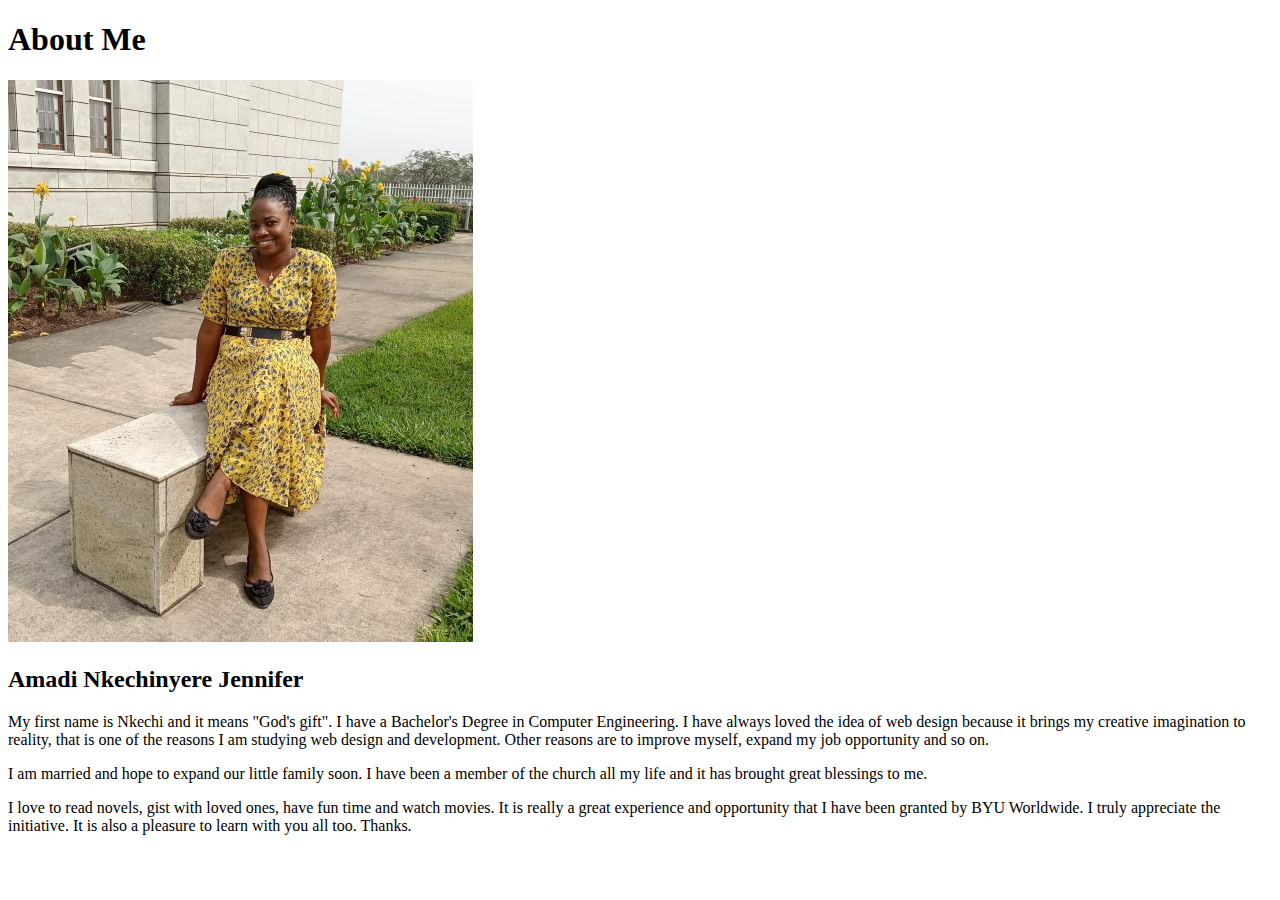
<file: aboutme/index.html>
<!DOCTYPE html>
<html lang="en">

<head>
    <meta charset="UTF-8">
    <meta http-equiv="X-UA-Compatible" content="IE=edge">
    <meta name="viewport" content="width=device-width, initial-scale=1.0">
    <title>All About Me</title>
</head>

<body>
    <h1>About Me</h1>
    <img src="images/Resized.jpg" alt="My image?">
    <h2>Amadi Nkechinyere Jennifer</h2>
    <p>My first name is Nkechi and it means "God's gift". I have a Bachelor's Degree in Computer Engineering.
        I have always loved the idea of web design because it brings my creative imagination to reality, that is one of
        the reasons I am studying web design and development. Other reasons are to improve myself, expand my job
        opportunity and so on.</p>
    <P>I am married and hope to expand our little family soon.
        I have been a member of the church all my life and it has brought great blessings to me.</P>
    <p>I love to read novels, gist with loved ones, have fun time and watch movies. It is really a great experience and
        opportunity that I have been granted by BYU Worldwide. I truly appreciate the initiative. It is also a pleasure
        to learn with you all too. Thanks.</p>
</body>

</html>
</file>
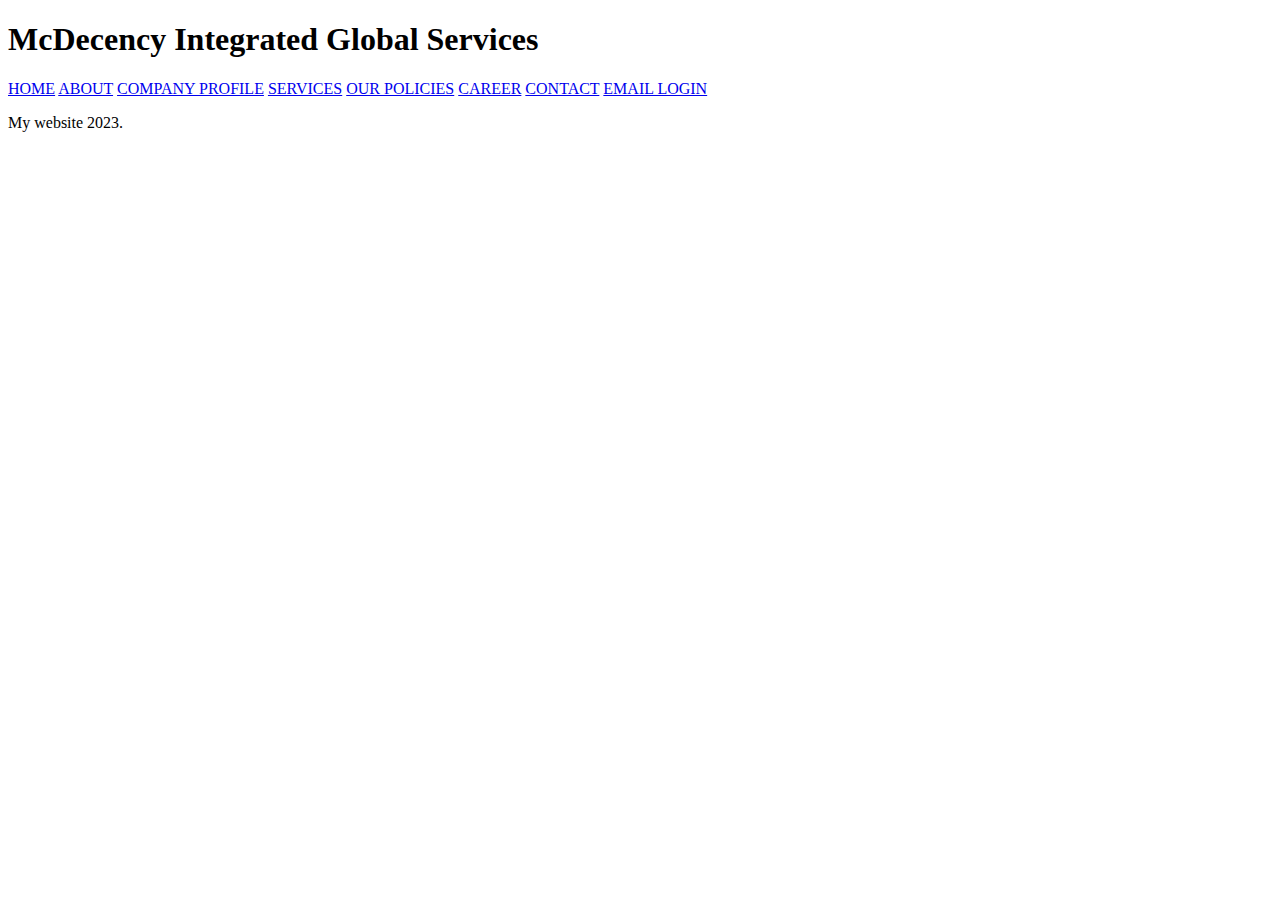
<file: mysite/index.html>
<!DOCTYPE html>
<html lang="en">

<head>
    <meta charset="UTF-8">
    <meta http-equiv="X-UA-Compatible" content="IE=edge">
    <meta name="viewport" content="width=device-width, initial-scale=1.0">
    <title>My Site</title>
</head>

<body>
    <header>
        <h1>McDecency Integrated Global Services</h1>
        <nav>
            <a href="mysite.html">HOME</a>
            <a href="https://www.mcdecencyintegratedglobalservices.com/about">ABOUT</a>
            <a href="https://www.mcdecencyintegratedglobalservices.org">COMPANY PROFILE</a>
            <a href="https://www.mcdecencyintegratedglobalservices.org">SERVICES</a>
            <a href="https://www.mcdecencyintegratedglobalservices.org">OUR POLICIES</a>
            <a href="https://www.mcdecencyintegratedglobalservices.org">CAREER</a>
            <a href="https://www.mcdecencyintegratedglobalservices.org">CONTACT</a>
            <a href="https://www.mcdecencyintegratedglobalservices.org">EMAIL LOGIN</a>
        </nav>
    </header>
    <main></main>
    <footer>
        <p>My website 2023.</p>
    </footer>
</body>

</html>
</file>
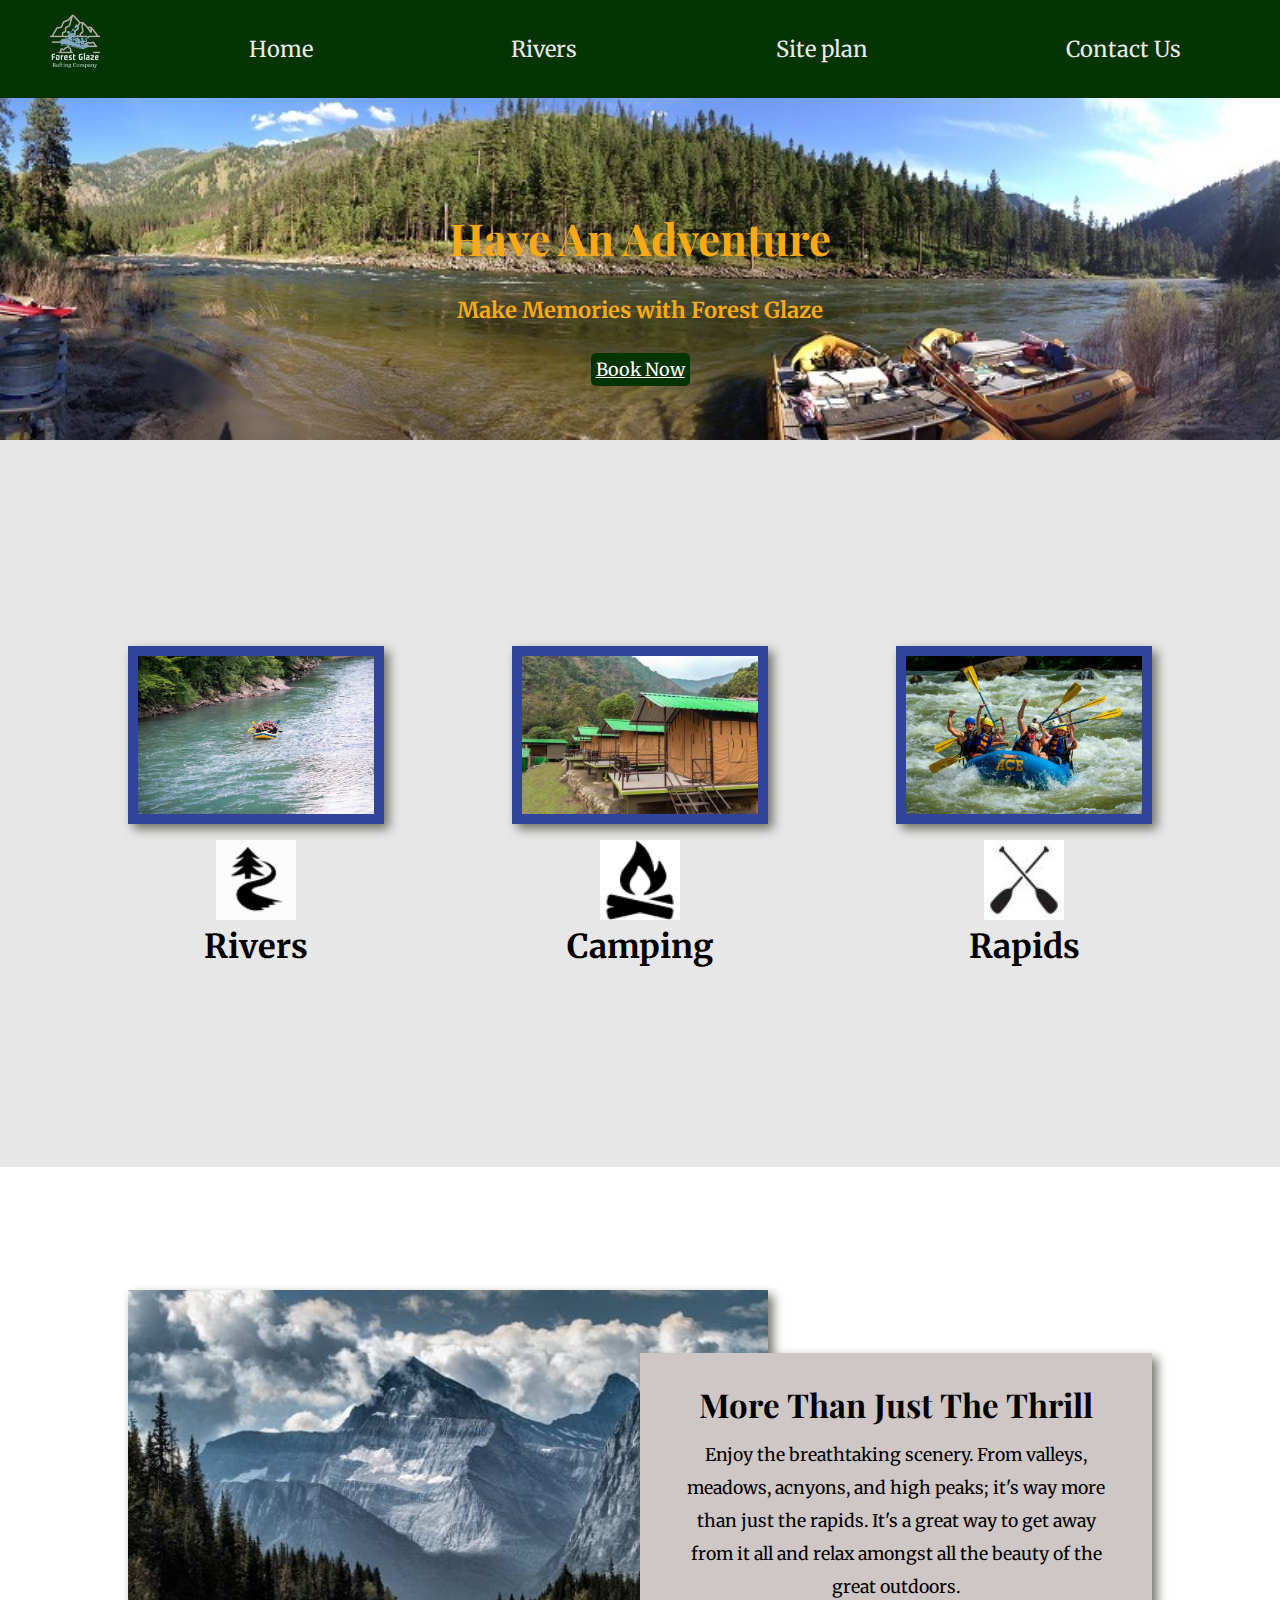
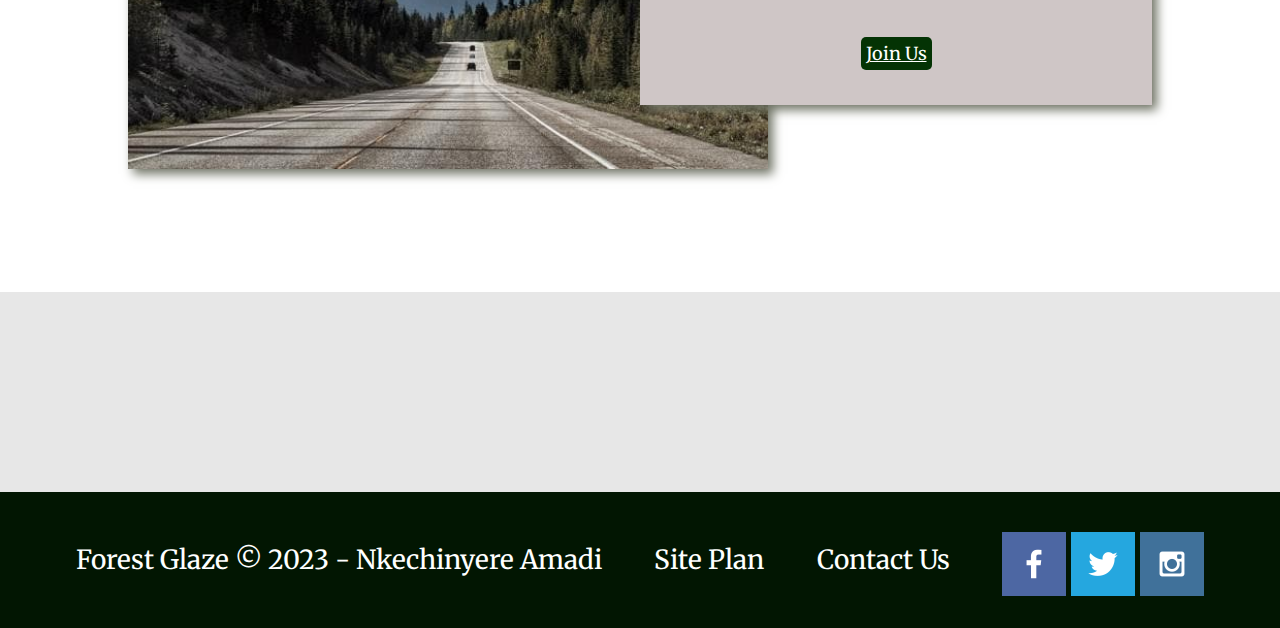
<file: wwr/index.html>
<!DOCTYPE html>
<html lang="en">

<head>
    <meta charset="UTF-8">
    <meta http-equiv="X-UA-Compatible" content="IE=edge">
    <meta name="viewport" content="width=device-width, initial-scale=1.0">
    <link rel="stylesheet" href="styles/style.css">
    <title>Splashing Adventures | Forest Glaze Boating | Home</title>
</head>

<body>
    <div id="content">
        <header>
            <a id="logo_link" href="index.html">
                <img class="logo" src="images/forestglazelogo3.png" alt="Forest Glaze Logo">
            </a>
            <nav>
                <a href="index.html">Home</a>
                <a href="rivers.html">Rivers</a>
                <a href="site-plan-rafting.html">Site plan</a>
                <a href="contactus.html">Contact Us</a>
            </nav>
        </header>
        <div id="hero">
            <div id="hero-box">
                <img id="hero-img" src="images/hero2.jpg" alt="People enjoying white water rafting">
            </div>
            <section id="hero-msg">
                <h1 class="home-title">Have An Adventure</h1>
                <h4>Make Memories with Forest Glaze</h4>
                <div class='button-box'>
                    <a class="book" href="contactus.html">Book Now</a>
                </div>
            </section>
        </div>
        <main class="home-grid">
            <section class="rivers-card">
                <img class="card-img" src="images/raft-river.jpg" alt="river in forest">
                <img class="icon" src="images/river-icon.png" alt="river icon">
                <h2>Rivers</h2>
            </section>
            <section class="camping-card">
                <img class="card-img" src="images/camp.jpg" alt="tent in mountains">
                <img class="icon" src="images/fire-icon.png" alt="fire icon">
                <h2>Camping</h2>
            </section>
            <section class="rapids-card">
                <img class="card-img" src="images/rapid.jpg" alt="rafting boat">
                <img class="icon" src="images/oars-icon.jpg" alt="oars icon">
                <h2>Rapids</h2>
            </section>
            <div id="background"></div>
            <img class="mountains" src="images/mountains.jpg" alt="Misty mountains">
            <section class="msg">
                <h2>More Than Just The Thrill</h2>
                <p>Enjoy the breathtaking scenery. From valleys, meadows, acnyons, and high peaks; it's way more than
                    just
                    the rapids. It's a great way to get away from it all and relax amongst all the beauty of the great
                    outdoors.</p>
                <a class="join" href="rivers.html">Join Us</a>
            </section>
        </main>
        <footer>
            <p>Forest Glaze &copy; 2023 - Nkechinyere Amadi</p>
            <p><a href="site-plan-rafting.html">Site Plan</a></p>
            <p><a href="contactus.html">Contact Us</a></p>
            <div class="social">
                <a href="https://facebook.com" target="_blank">
                    <img src="images/facebook1.png" alt="fb icon">
                </a>
                <a href="https://twitter.com" target="_blank">
                    <img src="images/twitter1.png" alt="twitter icon">
                </a>
                <a href="https://instagram.com" target="_blank">
                    <img src="images/instagram1.png" alt="instagram icon">
                </a>
            </div>
        </footer>
    </div>
</body>

</html>
</file>
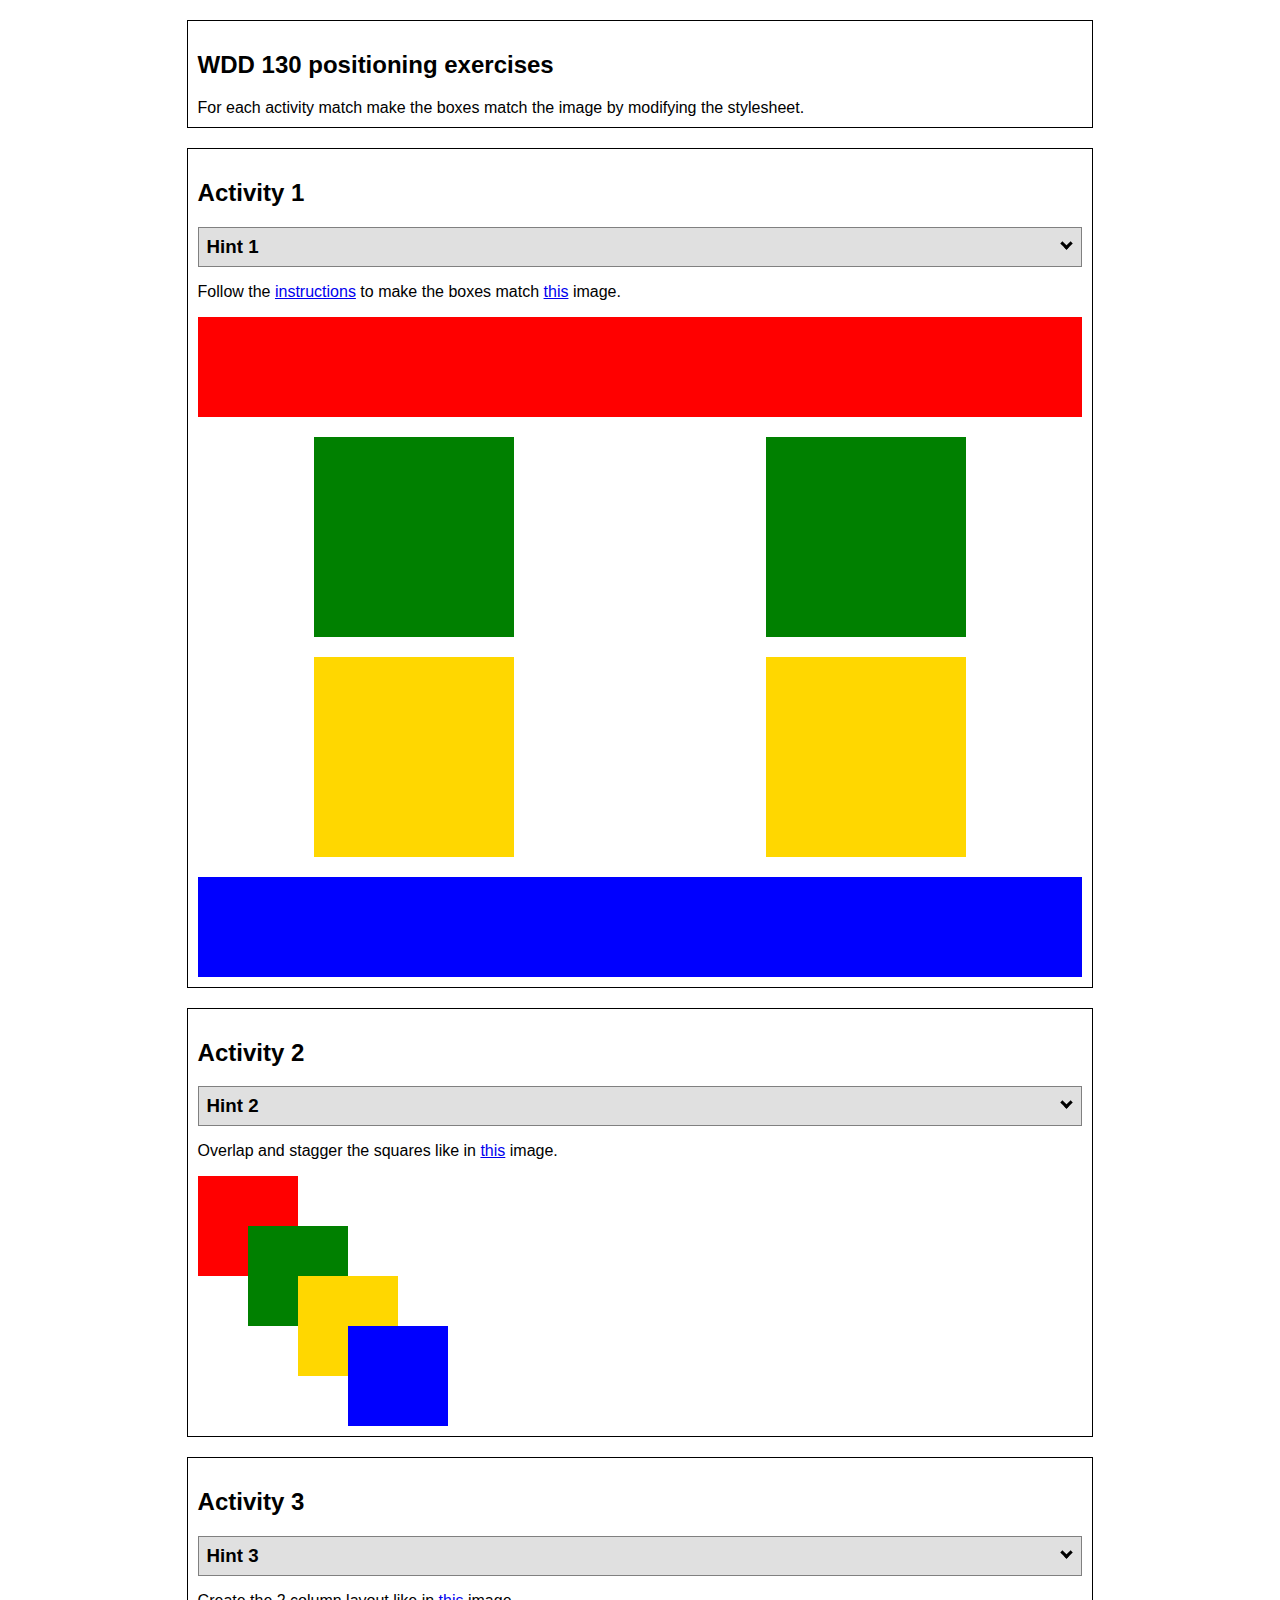
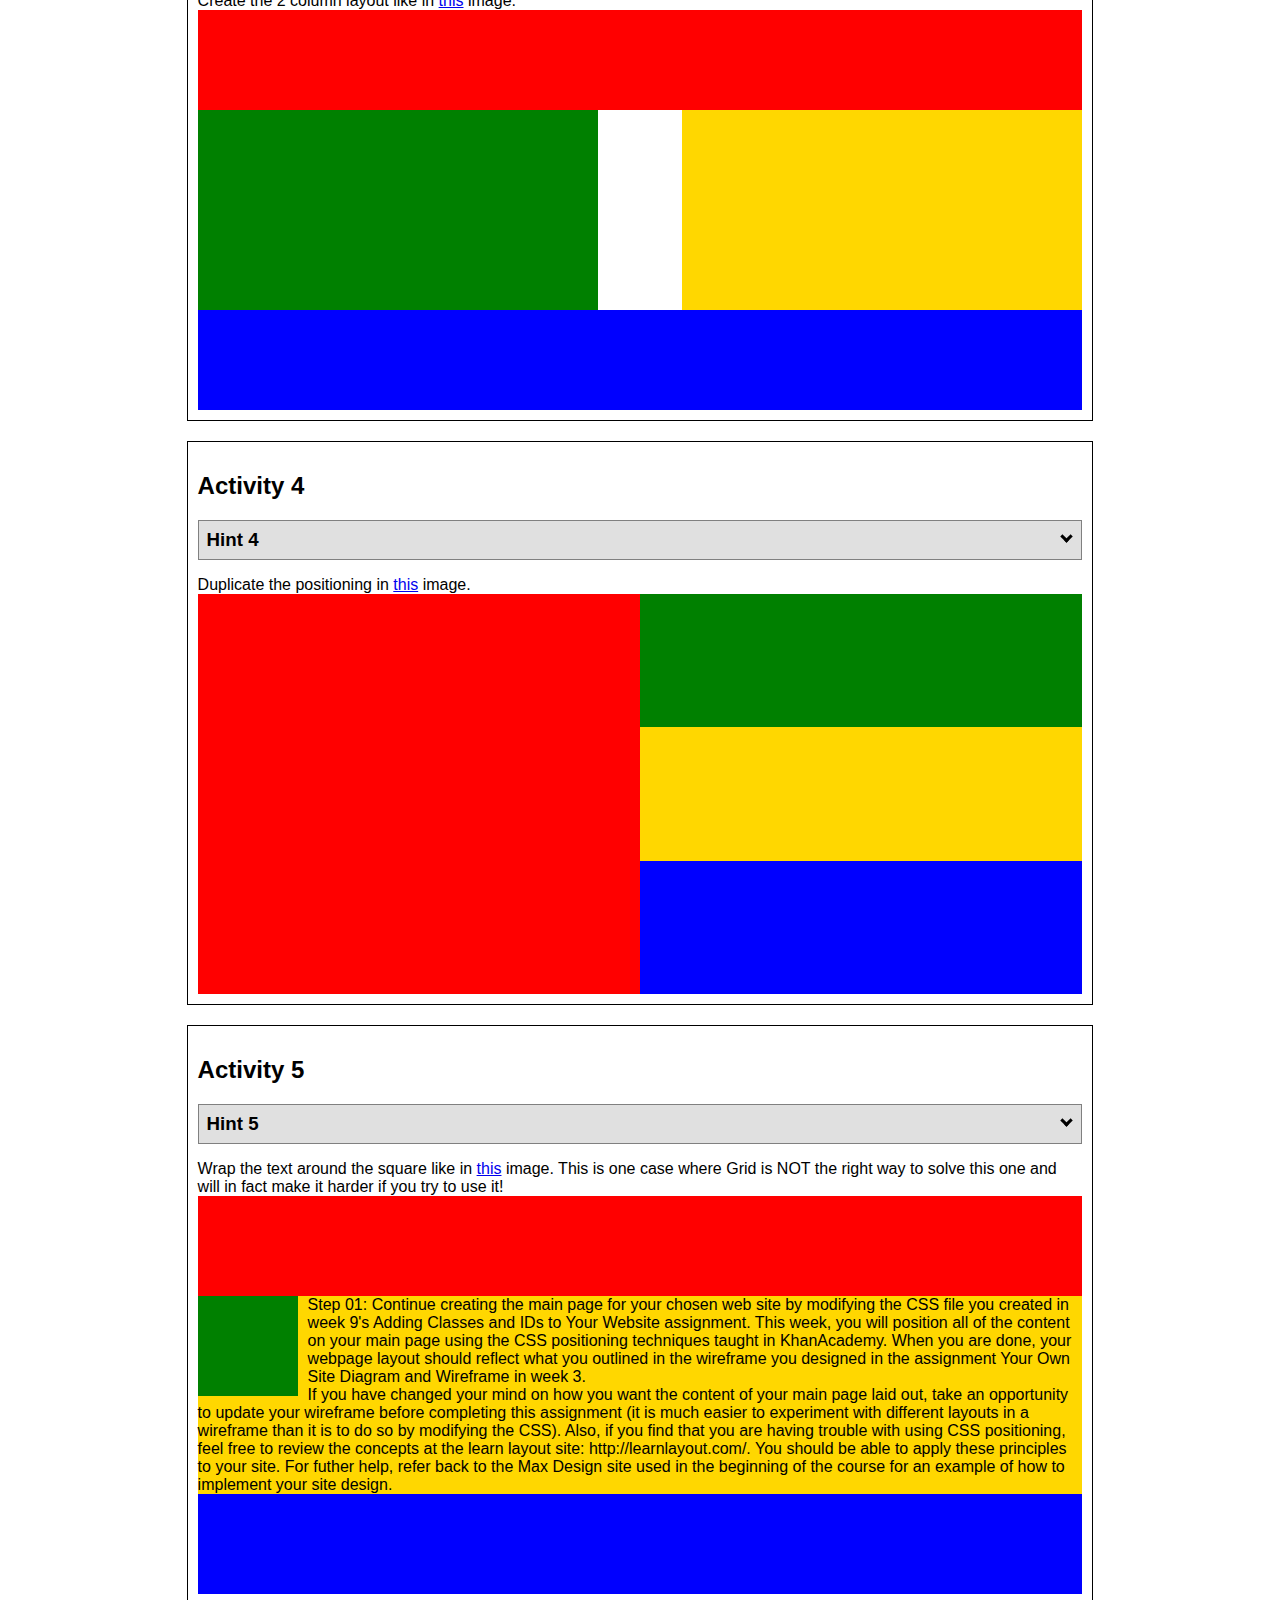
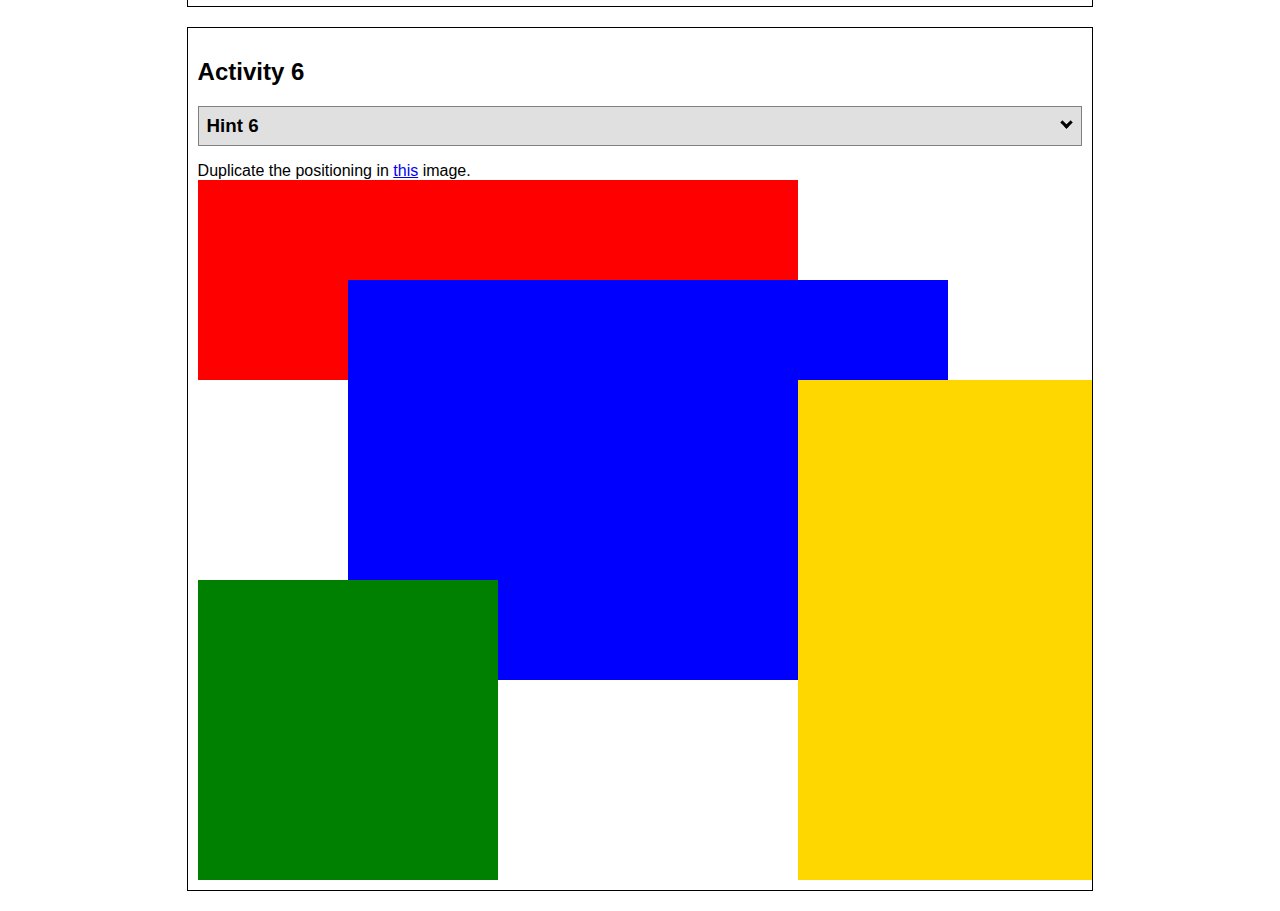
<file: positioning.html>
<!DOCTYPE html>
<html lang="en">
  <head>
    <!-- HTML - Name: positioning.html -->
    <title>Positioning Activity</title>
    <link rel="stylesheet" type="text/css" href="positionstyles.css" />
  </head>
  <body>
    <div class="activity">
      <h2>WDD 130 positioning exercises</h2>
      For each activity match make the boxes match the image by modifying the stylesheet.</div>
    <div class="activity">
      <h2>Activity 1</h2>
      <section class="hint"><input type="checkbox" ><i></i> <h3>Hint 1</h3><div><p>Check out the <a href="https://byui-wdd.github.io/wdd130/activities/w06-css-positioning.html" target="_blank">activity instructions</a> in Ilearn!</p></div></section>
      <p>Follow the <a href="https://byui-wdd.github.io/wdd130/activities/w06-css-positioning.html" target="_blank">instructions</a> to make the boxes match  <a href="https://byui-wdd.github.io/wdd130/images/example1.png" target="_blank">this</a> image.</p>
      <div class="content1" >
        <div class="red1" ></div>
        <div class="green1" ></div>
        <div class="green1" ></div>
        <div class="yellow1"></div>
        <div class="yellow1"></div>
        <div class="blue1"></div>
      </div>
    </div>
    <div class="activity">
      <h2>Activity 2</h2>
      <section class="hint"><input type="checkbox" > <h3>Hint 2</h3><i></i><div>
      <ul>
      <li>grid-template-columns: 50px 50px 50px 50px 50px </li></ul></div></section>
      <p>Overlap and stagger the squares like in <a href="https://byui-wdd.github.io/wdd130/images/example2.png" target="_blank">this</a> image.</p>
      <div class="content2" >
        <div class="red2" ></div>
        <div class="green2" ></div>
        <div class="yellow2"></div>
        <div class="blue2"></div>
      </div>
    </div>
    <div class="activity">
      <h2>Activity 3</h2>
      <section class="hint"><input type="checkbox" > <h3>Hint 3</h3><i></i><div><p>This one is going to be best solved with CSS Grid. Remember to make the boxes the right width first...then start moving them around. </p><h4>Properties used:</h4><ul><li>display:grid;</li><li>grid-template-columns:</li><li>grid-column-gap:</li>
        <li>grid-column:</li>  </ul></div></section>
      Create the 2 column layout like in <a href="https://byui-wdd.github.io/wdd130/images/example3.png" target="_blank">this</a>  image.
      <div class="content3" >
        <div class="red3" ></div>
        <div class="green3" ></div>
        <div class="yellow3"></div>
        <div class="blue3"></div>
      </div>
    </div>
    <div class="activity">
      <h2>Activity 4</h2>
      <section class="hint"><input type="checkbox" > <h3>Hint 4</h3><i></i><div><p>For the others we have been primarily concerned with width. For this one you will need to adjust height as well. </p><h4>Properties used:</h4><ul><li>display:grid;</li><li>grid-template-columns:</li><li>grid-row:</li></ul></div></section>
      Duplicate the positioning in <a href="https://byui-wdd.github.io/wdd130/images/example4.png" target="_blank">this</a> image. 
      <div class="content4" >
        <div class="red4" ></div>
        <div class="green4" ></div>
        <div class="yellow4"></div>
        <div class="blue4"></div>
      </div>
    </div>

    <div class="activity">
      <h2>Activity 5</h2>
      <section class="hint"><input type="checkbox" > <h3>Hint 5</h3><i></i><div><p>Grid is <strong>not</strong> the right way to do this.  In fact there is only one way to really do that...and that is with float. Remember that we float the thing we want the text to wrap around.  Also remember to start by making all the shapes the right size and shape.</p><h4>Properties used:</h4><ul><li>float: left;</li></ul></div></section>
      Wrap the text around the square like in <a href="https://byui-wdd.github.io/wdd130/images/example5.png" target="_blank">this</a> image. This is one case where Grid is NOT the right way to solve this one and will in fact make it harder if you try to use it!
      <div class="content5" >
        <div class="red5" ></div>
        <div class="green5" ></div>
        <div class="yellow5">Step 01: Continue creating the main page for your chosen web site by modifying the CSS file you created in week 9's Adding Classes and IDs to Your Website assignment. This week, you will position all of the content on your main page using the CSS positioning techniques taught in KhanAcademy. When you are done, your webpage layout should reflect what you outlined in the wireframe you designed in the assignment Your Own Site Diagram and Wireframe in week 3. <br />
          If you have changed your mind on how you want the content of your main page laid out, take an opportunity to update your wireframe before completing this assignment (it is much easier to experiment with different layouts in a wireframe than it is to do so by modifying the CSS). Also, if you find that you are having trouble with using CSS positioning, feel free to review the concepts at the learn layout site: http://learnlayout.com/. You should be able to apply these principles to your site. For futher help, refer back to the Max Design site used in the beginning of the course for an example of how to implement your site design.</div>
        <div class="blue5"></div>
      </div>
    </div>
    <div class="activity">
      <h2>Activity 6</h2>
      <section class="hint"><input type="checkbox" > <h3>Hint 6</h3><i></i><div><p>This one is all about visualizing the grid behind the layout. If you are having a hard time doing that first: all the sizes are even multiples of 100, and second here is another example with the lines drawn: <a href="https://byui-wdd.github.io/wdd130/images/example6-hint.png" target="_blank">example 6 with lines</a>. For this one you will find it easiest if you use px for the column width. You can also use <kbd>z-index</kbd> to control the element layering.    </p><h4>Properties used:</h4><ul><li>display:grid;</li><li>grid-template-columns:</li><li>grid-column:</li><li>grid-row:</li><li><a href="https://www.w3schools.com/cssref/pr_pos_z-index.asp" target="_blank">z-index:</a></li></ul></div></section>
      Duplicate the positioning in <a href="https://byui-wdd.github.io/wdd130/images/example6.png" target="_blank">this</a> image.
      <div class="content6" >
        <div class="red6" ></div>
        <div class="green6" ></div>
        <div class="yellow6"></div>
        <div class="blue6"></div>
      </div>
    </div>
  </body>
</html>
</file>
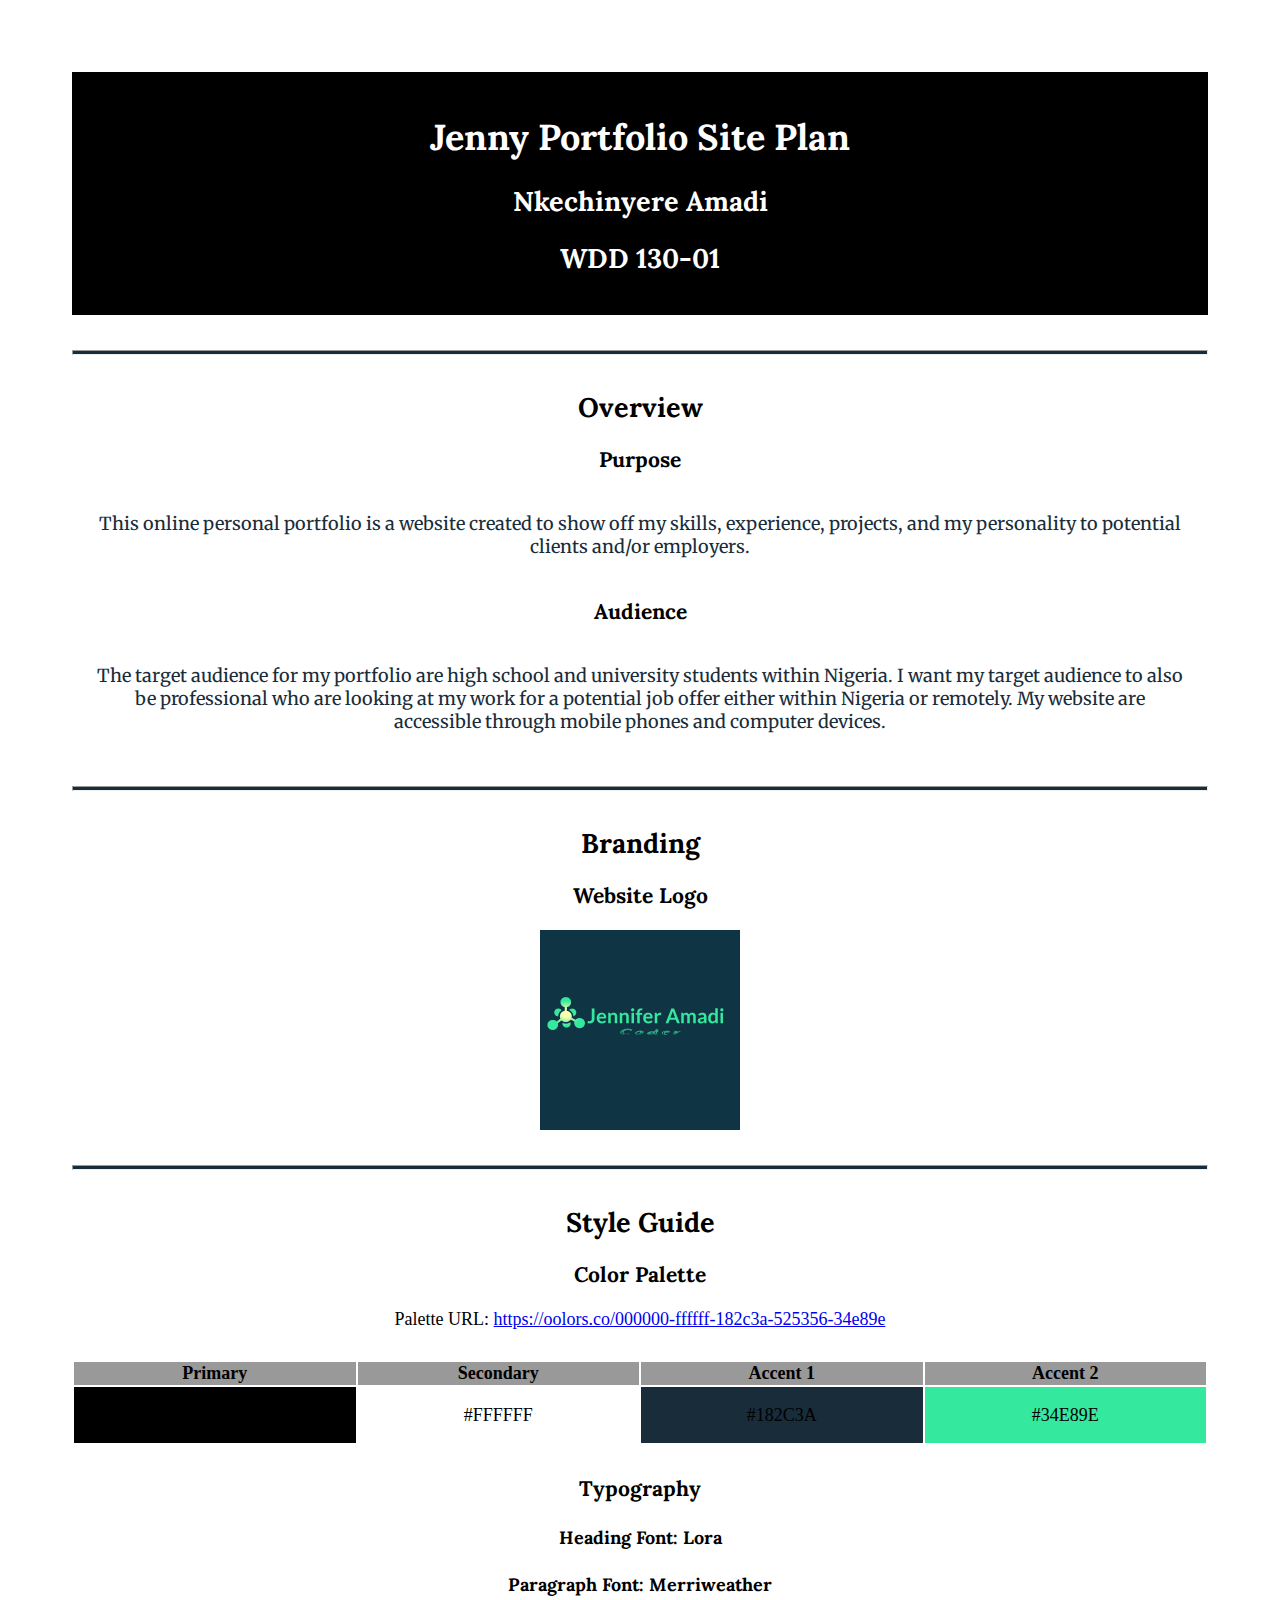
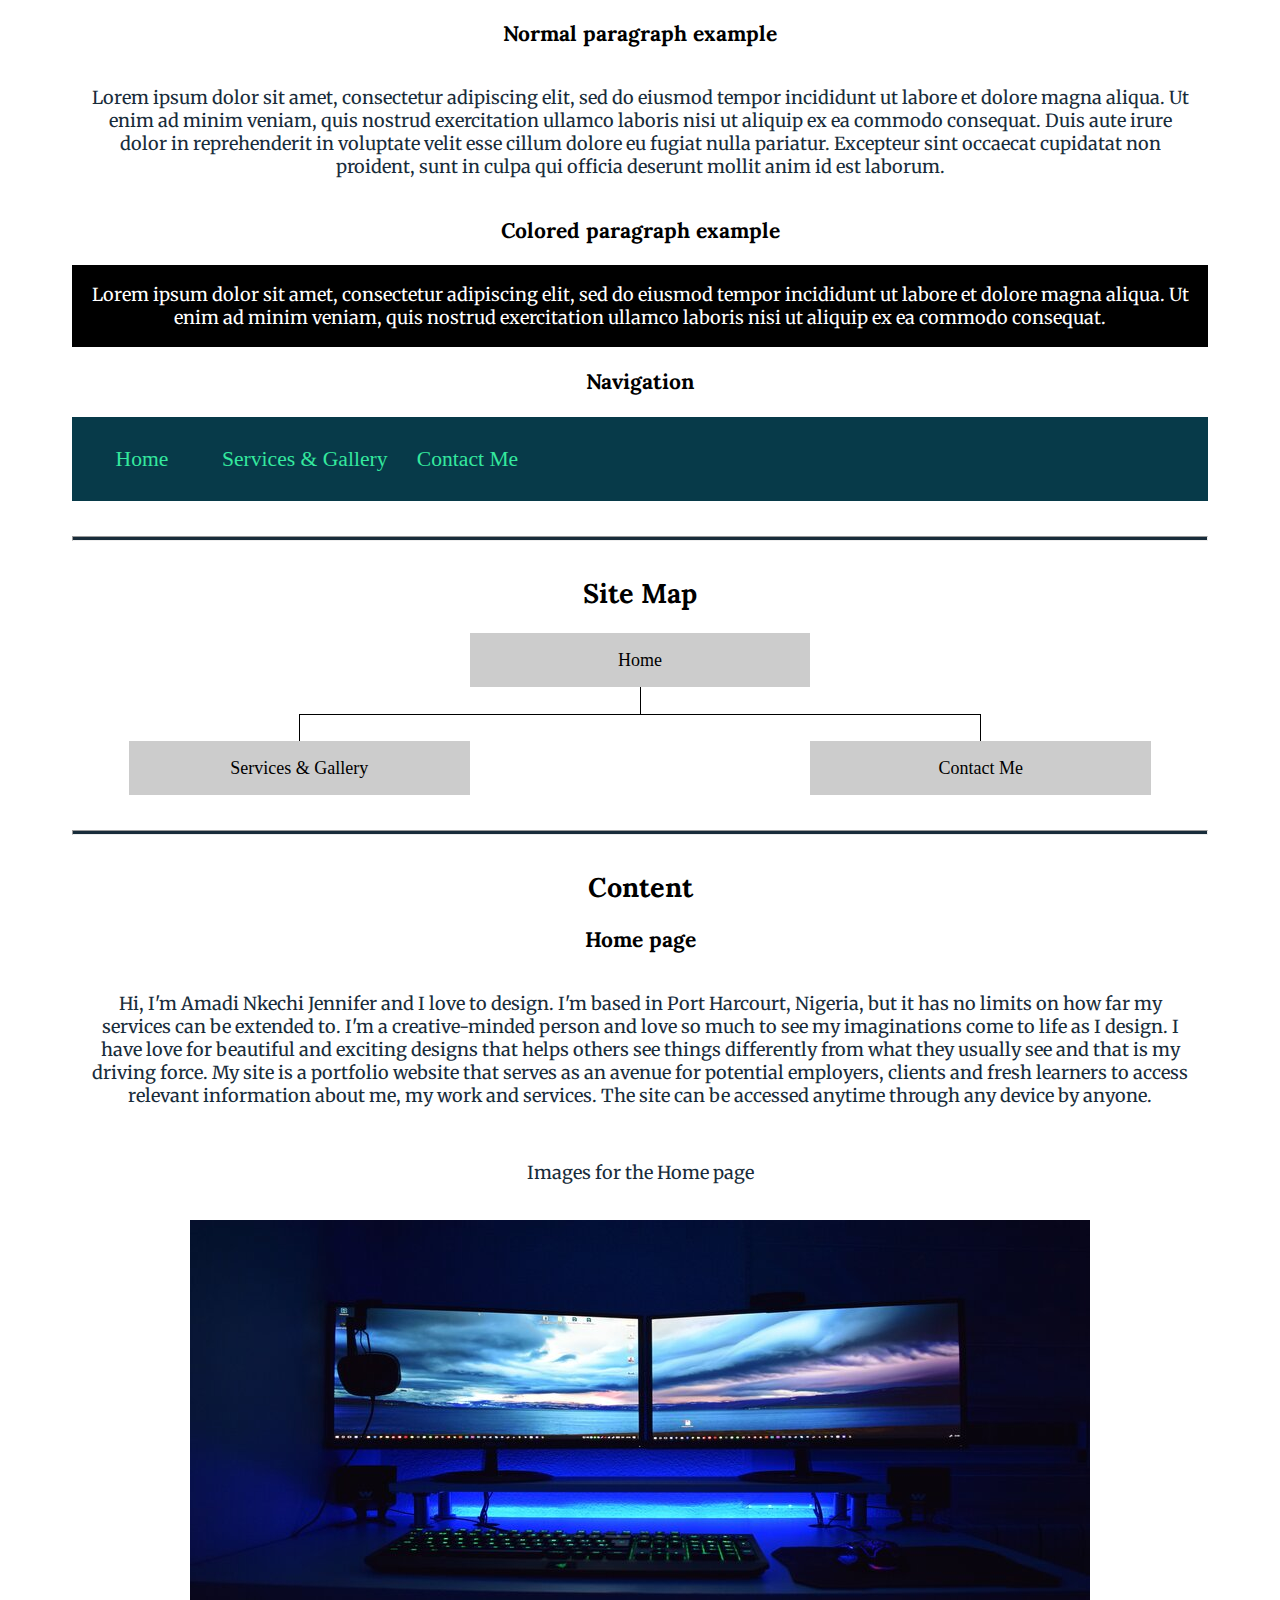
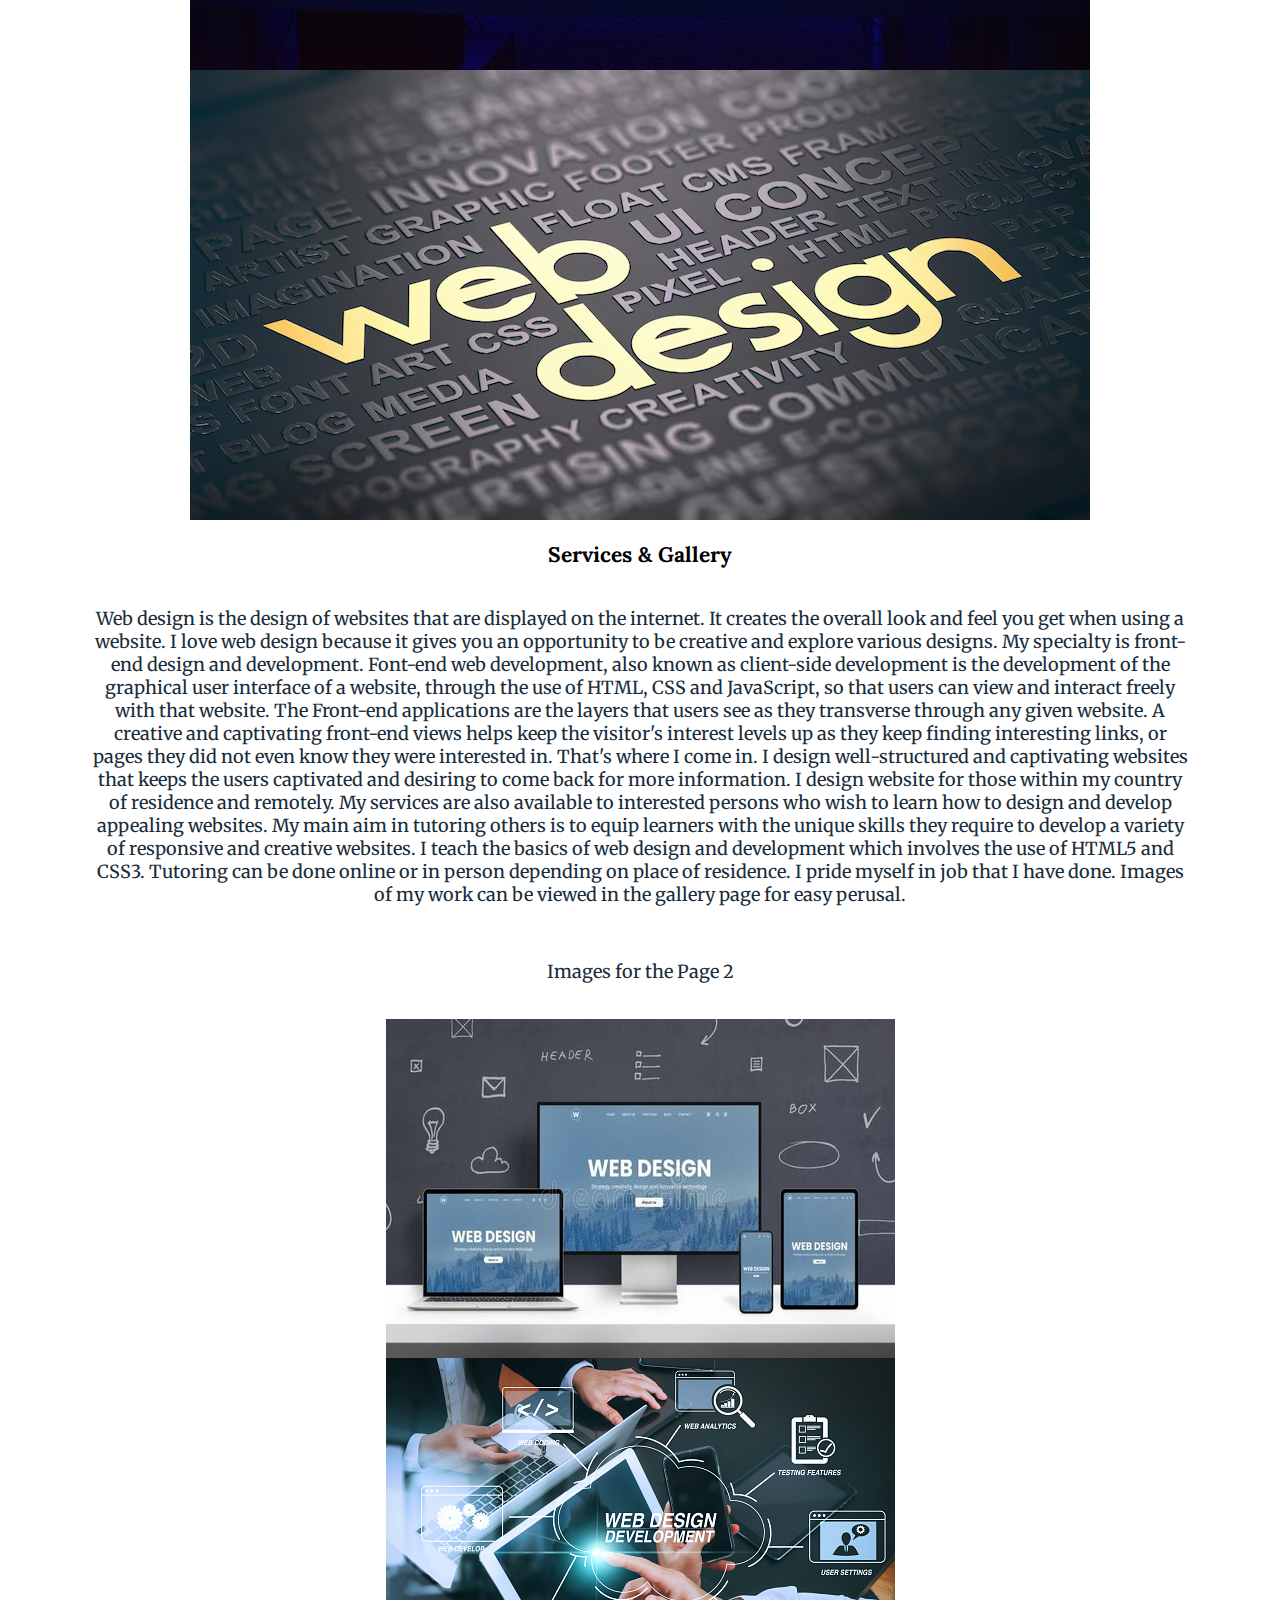
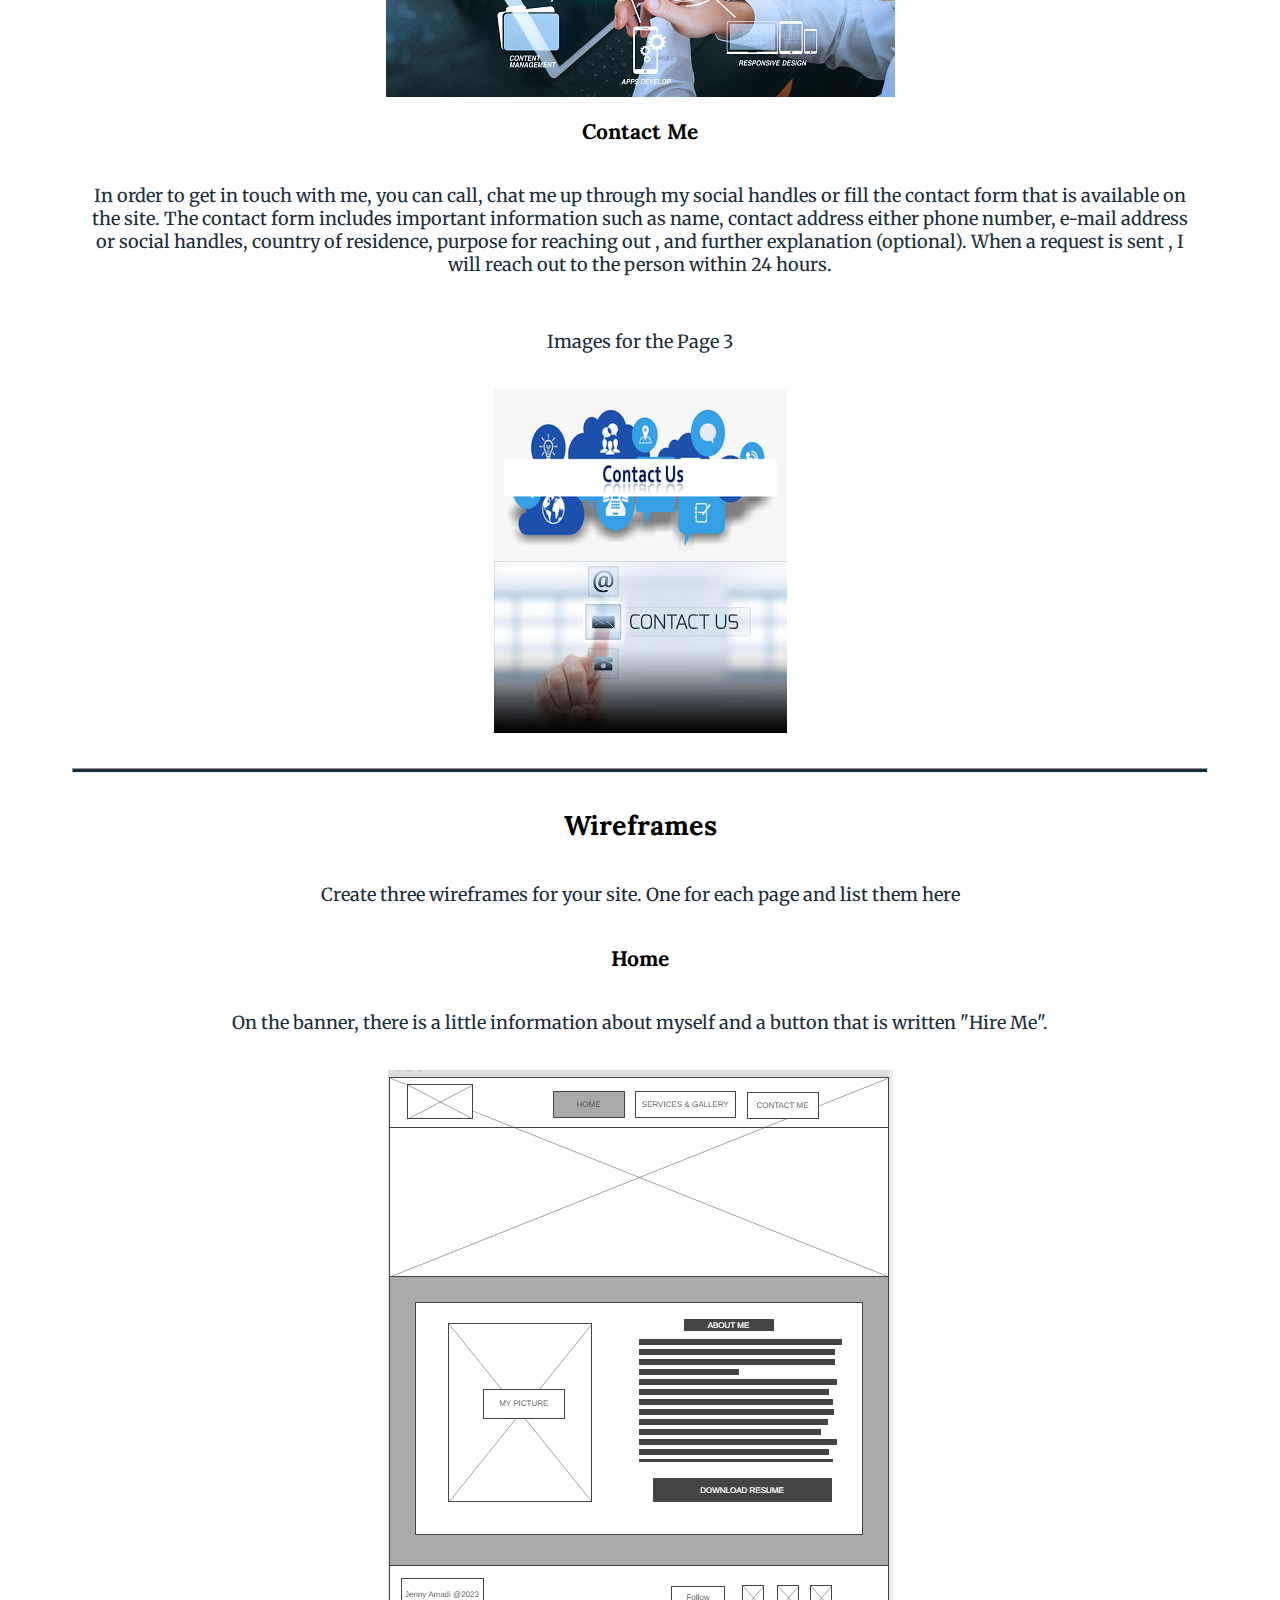
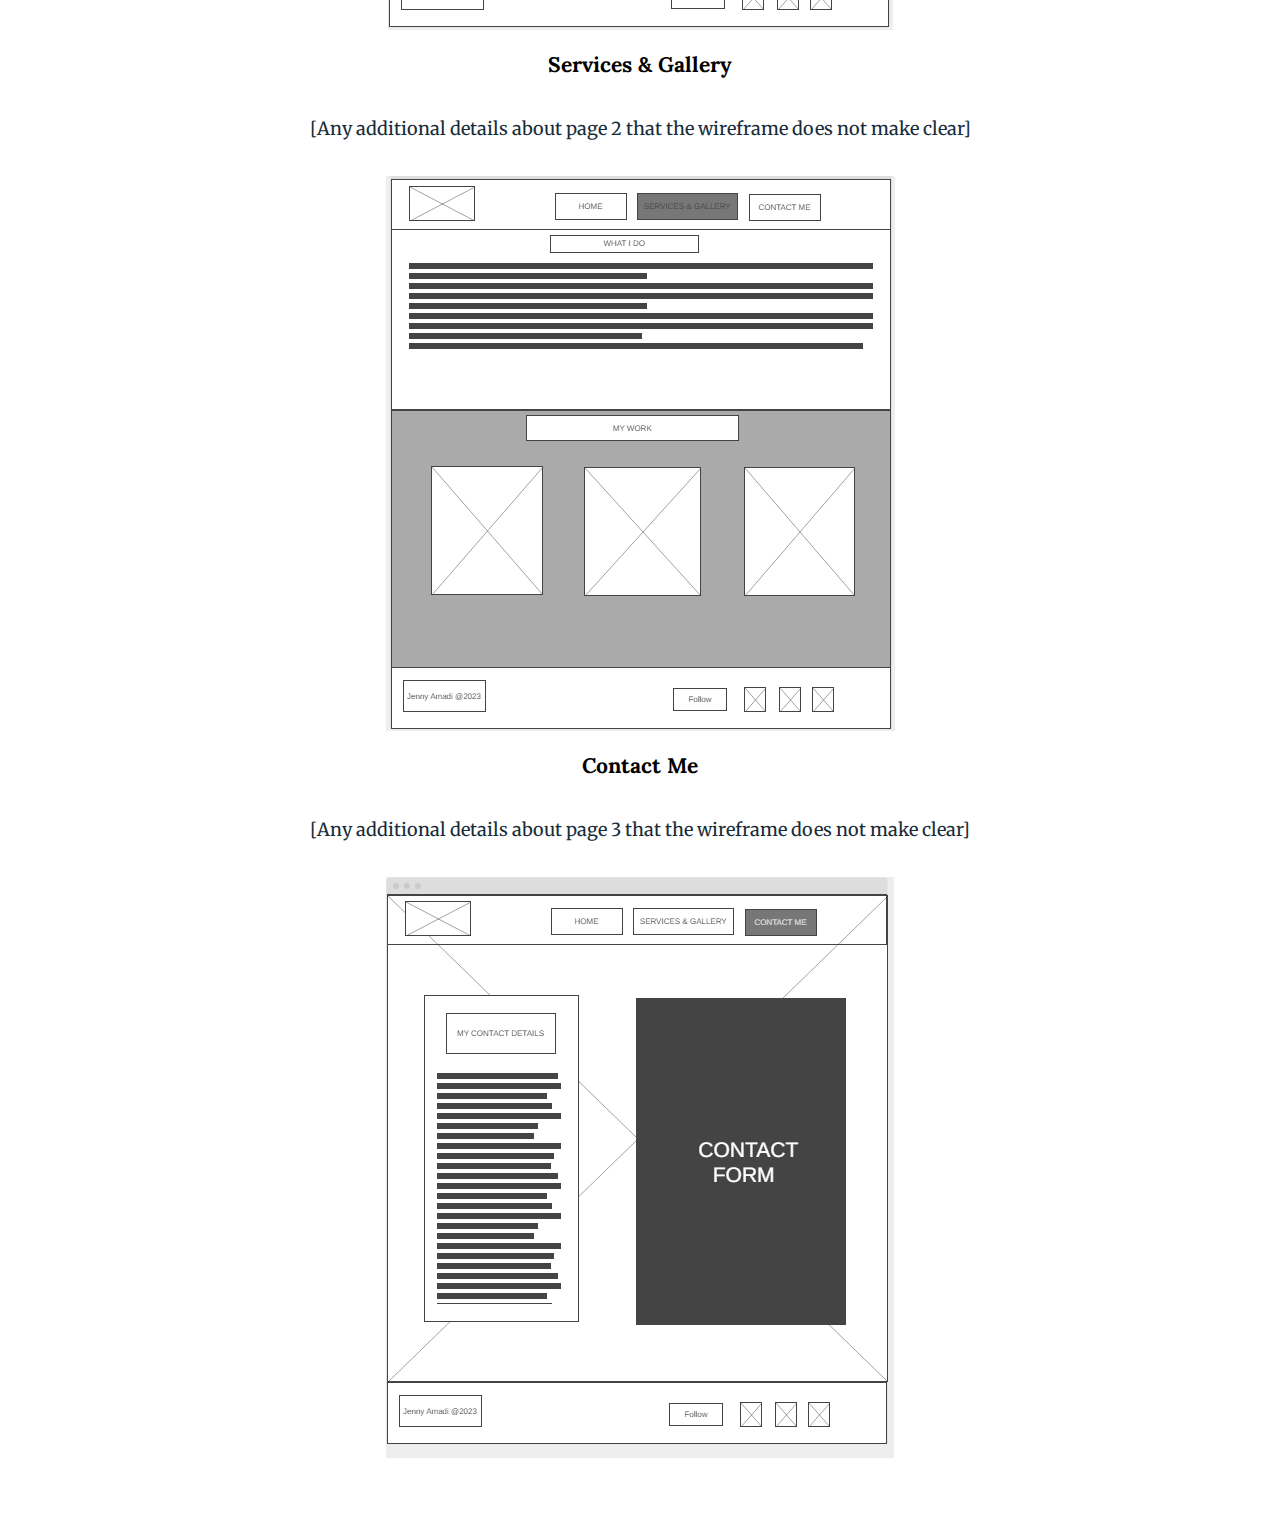
<file: jennyportfolio/site-plan-portfolio.html>
<!DOCTYPE html>
<html lang="en-us">

<head>
    <meta charset="utf-8">
    <title>Site Plan</title>
    <link type="text/css" rel="stylesheet" href="styles/site-plan-portfolio.css">
</head>

<body>
    <header>
        <h1>Jenny Portfolio Site Plan</h1>
        <h2>Nkechinyere Amadi</h2>
        <h2>WDD 130-01</h2>
        <!-- In the header above, add the name or your site, your name and class number. For example if you are in section 3 you would put WDD 130.03 -->
    </header>
    <main>

        <!-- ------------------------Steps 2-3------------------------------ -->
        <hr>
        <h2>Overview</h2>
        <h3>Purpose</h3>
        <p>This online personal portfolio is a website created to show off my skills, experience, projects, and my
            personality to potential clients and/or employers. </p>


        <h3>Audience</h3>
        <p>The target audience for my portfolio are high school and university students within Nigeria.
            I want my target audience to also be professional who are looking at my work for a potential job offer
            either within Nigeria or remotely. My website are accessible through mobile phones and computer devices.
        </p>


        <hr>
        <h2>Branding</h2>
        <h3>Website Logo</h3>
        <!-- Replace this with some sort of logo for your site.  A logo can be as simple as the name of your site in a nice font :) -->
        <img src="images/jalogo.png" alt="Logo image">
        <hr>
        <h2>
            Style Guide
        </h2>

        <!-- ------------------------Steps 4-8------------------------------ -->

        <h3>
            Color Palette
        </h3>
        <!--  The colors you choose for a website are one of the most important decisions you will make. Follow the instructions on the activity in iLearn then return and replace the color codes below with the hex color codes (the 6 digit numbers that show at the bottom of each color) for the colors you have chosen below.  You should have at least 2 colors but do not have to fill in all 4 if you do not need them.  -->

        <!-- Copy and paste the URL to your finished palette below Make sure to paste it into both spots -->
        Palette URL: <a href="https://oolors.co/000000-ffffff-182c3a-525356-34e89e"
            target="_blank">https://oolors.co/000000-ffffff-182c3a-525356-34e89e</a>


        <table class="colors">
            <tr>
                <th>Primary</th>
                <th>Secondary</th>
                <th>Accent 1</th>
                <th>Accent 2</th>
            </tr>
            <!-- Replace the numbers in the boxes below with your hex color codes. Then switch to the site-plan.css file and change your colors there as well. -->
            <tr>
                <td class="primary">#000000</td>
                <td class="secondary">#FFFFFF</td>
                <td class="accent1">#182C3A</td>
                <td class="accent2">#34E89E</td>
            </tr>
        </table>

        <!-- ------------------------Step 9------------------------------ -->

        <h3>
            Typography
        </h3>
        <!-- Choose a font for your paragraphs (body copy) and headlines. What font(s) have you chosen? Why did you choose what you did?  Make sure to review the list of web safe fonts at W3Schools.org as a starting point.  Think also about which of your colors above you might use for background and font colors. -->

        <h4>
            Heading Font: Lora <!-- change this -->
        </h4>
        <h4>
            Paragraph Font: Merriweather <!-- change this -->
        </h4>
        <h3>
            Normal paragraph example
        </h3>
        <p>
            Lorem ipsum dolor sit amet, consectetur adipiscing elit, sed do eiusmod tempor incididunt ut labore et
            dolore magna aliqua. Ut enim ad minim veniam, quis nostrud exercitation ullamco laboris nisi ut aliquip ex
            ea commodo consequat. Duis aute irure dolor in reprehenderit in voluptate velit esse cillum dolore eu fugiat
            nulla pariatur. Excepteur sint occaecat cupidatat non proident, sunt in culpa qui officia deserunt mollit
            anim id est laborum.
        </p>
        <h3>
            Colored paragraph example
        </h3>
        <p class="colored">
            Lorem ipsum dolor sit amet, consectetur adipiscing elit, sed do eiusmod tempor incididunt ut labore et
            dolore magna aliqua. Ut enim ad minim veniam, quis nostrud exercitation ullamco laboris nisi ut aliquip ex
            ea commodo consequat.
        </p>

        <!-- ------------------------Step 10------------------------------ -->

        <h3>
            Navigation
        </h3>
        <!-- Think about how you want your navigation bar to look. In the site-plan.css file change the colors to your colors to get the look you desire. -->
        <nav>
            <a href="#">Home</a>
            <a href="#">Services & Gallery</a>
            <a href="#">Contact Me</a>
        </nav>
        <hr>
        <h2>
            Site Map
        </h2>
        <div class="sitemap">
            <div class="sm-home">
                Home
            </div>
            <div class="sm-page2">
                Services & Gallery <!-- change this -->
            </div>
            <div class="sm-page3">
                Contact Me <!-- change this -->
            </div>

            <div class="top">
                &nbsp;
            </div>
            <div class="left">
                &nbsp;
            </div>
            <div class="right">
                &nbsp;
            </div>

        </div>

        <!-- --------Content Section -------------- -->
        <hr>
        <h2>
            Content
        </h2>
        <h3>Home page</h3>
        <p>
            Hi, I'm Amadi Nkechi Jennifer and I love to design. I'm based in Port Harcourt, Nigeria, but it has no
            limits on how far my services can be extended to.
            I'm a creative-minded person and love so much to see my imaginations come to life as I design. I have love
            for beautiful and exciting designs that helps others see things differently from what they usually see and
            that is my driving force. My site is a portfolio website that serves as an avenue for potential employers,
            clients and fresh learners to access relevant information about me, my work and services. The site can be
            accessed anytime through any device by anyone.

        </p>
        <p>Images for the Home page</p>
        <img src="images/banner.jpg" alt="image for homepage">
        <img src="images/bannerlogo.png" alt="image for homepage">

        </ul>
        <h3>Services & Gallery</h3>
        <p>
            Web design is the design of websites that are displayed on the internet. It creates the overall look and
            feel you get when using a website. I love web design because it gives you an opportunity to be creative and
            explore various designs. My specialty is front-end design and development.
            Font-end web development, also known as client-side development is the development of the graphical user
            interface of a website, through the use of HTML, CSS and JavaScript, so that users can view and interact
            freely with that website. The Front-end applications are the layers that users see as they transverse
            through any given website. A creative and captivating front-end views helps keep the visitor's interest
            levels up as they keep finding interesting links, or pages they did not even know they were interested in.
            That's where I come in.
            I design well-structured and captivating websites that keeps the users captivated and desiring to come back
            for more information. I design website for those within my country of residence and remotely. My services
            are also available to interested persons who wish to learn how to design and develop appealing websites. My
            main aim in tutoring others is to equip learners with the unique skills they require to develop a variety of
            responsive and creative websites. I teach the basics of web design and development which involves the use of
            HTML5 and CSS3. Tutoring can be done online or in person depending on place of residence.
            I pride myself in job that I have done. Images of my work can be viewed in the gallery page for easy
            perusal.

        </p>
        <p>Images for the Page 2</p>
        <img src="images/services2.jpg" alt="services page">
        <img src="images/services1.jpg" alt="services for page">

        </ul>
        <h3>Contact Me</h3>
        <p>
            In order to get in touch with me, you can call, chat me up through my social handles or fill the contact
            form that is available on the site. The contact form includes important information such as name, contact
            address either phone number, e-mail address or social handles, country of residence, purpose for reaching
            out , and further explanation (optional). When a request is sent , I will reach out to the person within 24
            hours.
        </p>
        <p>Images for the Page 3</p>
        <img src="images/contactme1.png" alt="image for contactme">
        <img src="images/Contact.jpg" alt="image for contact">

        </ul>
        <hr>
        <h2>
            Wireframes
        </h2>
        <p>
            Create three wireframes for your site. One for each page and list them here</p>

        <h3>Home</h3>
        <p>
            On the banner, there is a little information about myself and a button that is written "Hire Me".
        </p>
        <img src="images/homepage_wireframe.png" alt="home page wireframe">

        <h3>Services & Gallery</h3>
        <p>
            [Any additional details about page 2 that the wireframe does not make clear]
        </p>
        <img src="images/services_gallery_wireframe.png" alt="page 2 wireframe">

        <h3>Contact Me</h3>
        <p>
            [Any additional details about page 3 that the wireframe does not make clear]
        </p>
        <img src="images/contactme_wireframe.png" alt="page 3 wireframe">
    </main>
</body>

</html>
</file>
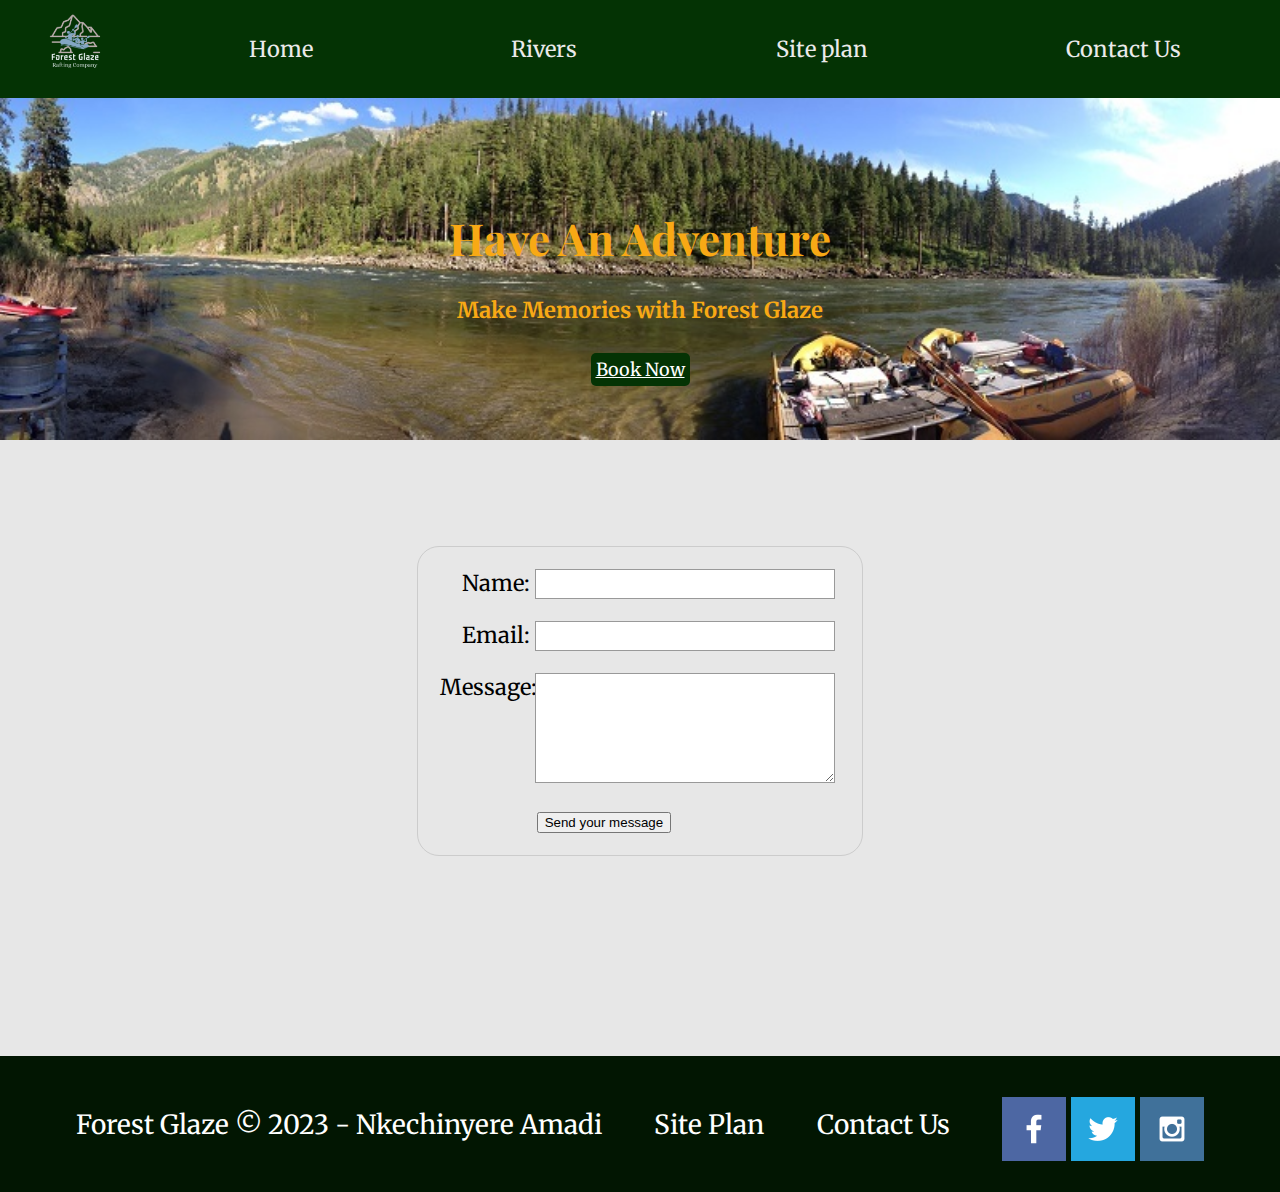
<file: wwr/contactus.html>
<!DOCTYPE html>
<html lang="en">

<head>
    <meta charset="UTF-8">
    <meta http-equiv="X-UA-Compatible" content="IE=edge">
    <meta name="viewport" content="width=device-width, initial-scale=1.0">
    <link rel="stylesheet" href="styles/style.css">
    <title>Splashing Adventures | Forest Glaze Boating | Contact Us</title>
</head>

<body>
    <div id="content">
        <header>
            <a id="logo_link" href="index.html">
                <img class="logo" src="images/forestglazelogo3.png" alt="Forest Glaze Logo">
            </a>
            <nav>
                <a href="index.html">Home</a>
                <a href="rivers.html">Rivers</a>
                <a href="site-plan-rafting.html">Site plan</a>
                <a href="contactus.html">Contact Us</a>
            </nav>
        </header>
        <div id="hero">
            <div id="hero-box">
                <img id="hero-img" src="images/hero2.jpg" alt="People enjoying white water rafting">
            </div>
            <section id="hero-msg">
                <h1 class="home-title">Have An Adventure</h1>
                <h4>Make Memories with Forest Glaze</h4>
                <div class='button-box'>
                    <a class="book" href="contactus.html">Book Now</a>
                </div>
            </section>
        </div>
        <div id="feedback"></div>
        <form action="/my-handling-form-page" method="post">
            <ul>
                <li>
                    <label for="name">Name:</label>
                    <input type="text" id="name" name="user_name" />
                </li>
                <li>
                    <label for="mail">Email:</label>
                    <input type="email" id="mail" name="user_email" />
                </li>
                <li>
                    <label for="msg">Message:</label>
                    <textarea id="msg" name="user_message"></textarea>
                </li>
                <li class="button">
                    <button type="submit">Send your message</button>
                </li>
            </ul>
        </form>
        <footer>
            <p>Forest Glaze &copy; 2023 - Nkechinyere Amadi</p>
            <p><a href="site-plan-rafting.html">Site Plan</a></p>
            <p><a href="contactus.html">Contact Us</a></p>
            <div class="social">
                <a href="https://facebook.com" target="_blank">
                    <img src="images/facebook1.png" alt="fb icon">
                </a>
                <a href="https://twitter.com" target="_blank">
                    <img src="images/twitter1.png" alt="twitter icon">
                </a>
                <a href="https://instagram.com" target="_blank">
                    <img src="images/instagram1.png" alt="instagram icon">
                </a>
            </div>
        </footer>
    </div>
    <script>
        // get the feedback div element so we can do something with it.
        const feedbackElement = document.getElementById('feedback');
        // get the form so we can read what was entered in it.
        const formElement = document.forms[0];
        // add a 'listener' to wait for a submission of our form. When that happens run the code below.
        formElement.addEventListener('submit', function (e) {
            // stop the form from doing the default action.
            e.preventDefault();
            // set the contents of our feedback element to a message letting the user know the form was submitted successfully. Notice that we pull the name that was entered in the form to personalize the message!
            feedbackElement.innerHTML = 'Hello ' + formElement.user_name.value + '! Thank you for your message. We will get back with you as soon as possible!';
            // make the feedback element visible.
            feedbackElement.style.display = "block";
            // add a class to move everything down so our message doesn't cover it.
            document.body.classList.toggle('moveDown');
        });
    </script>
</body>

</html>
</file>
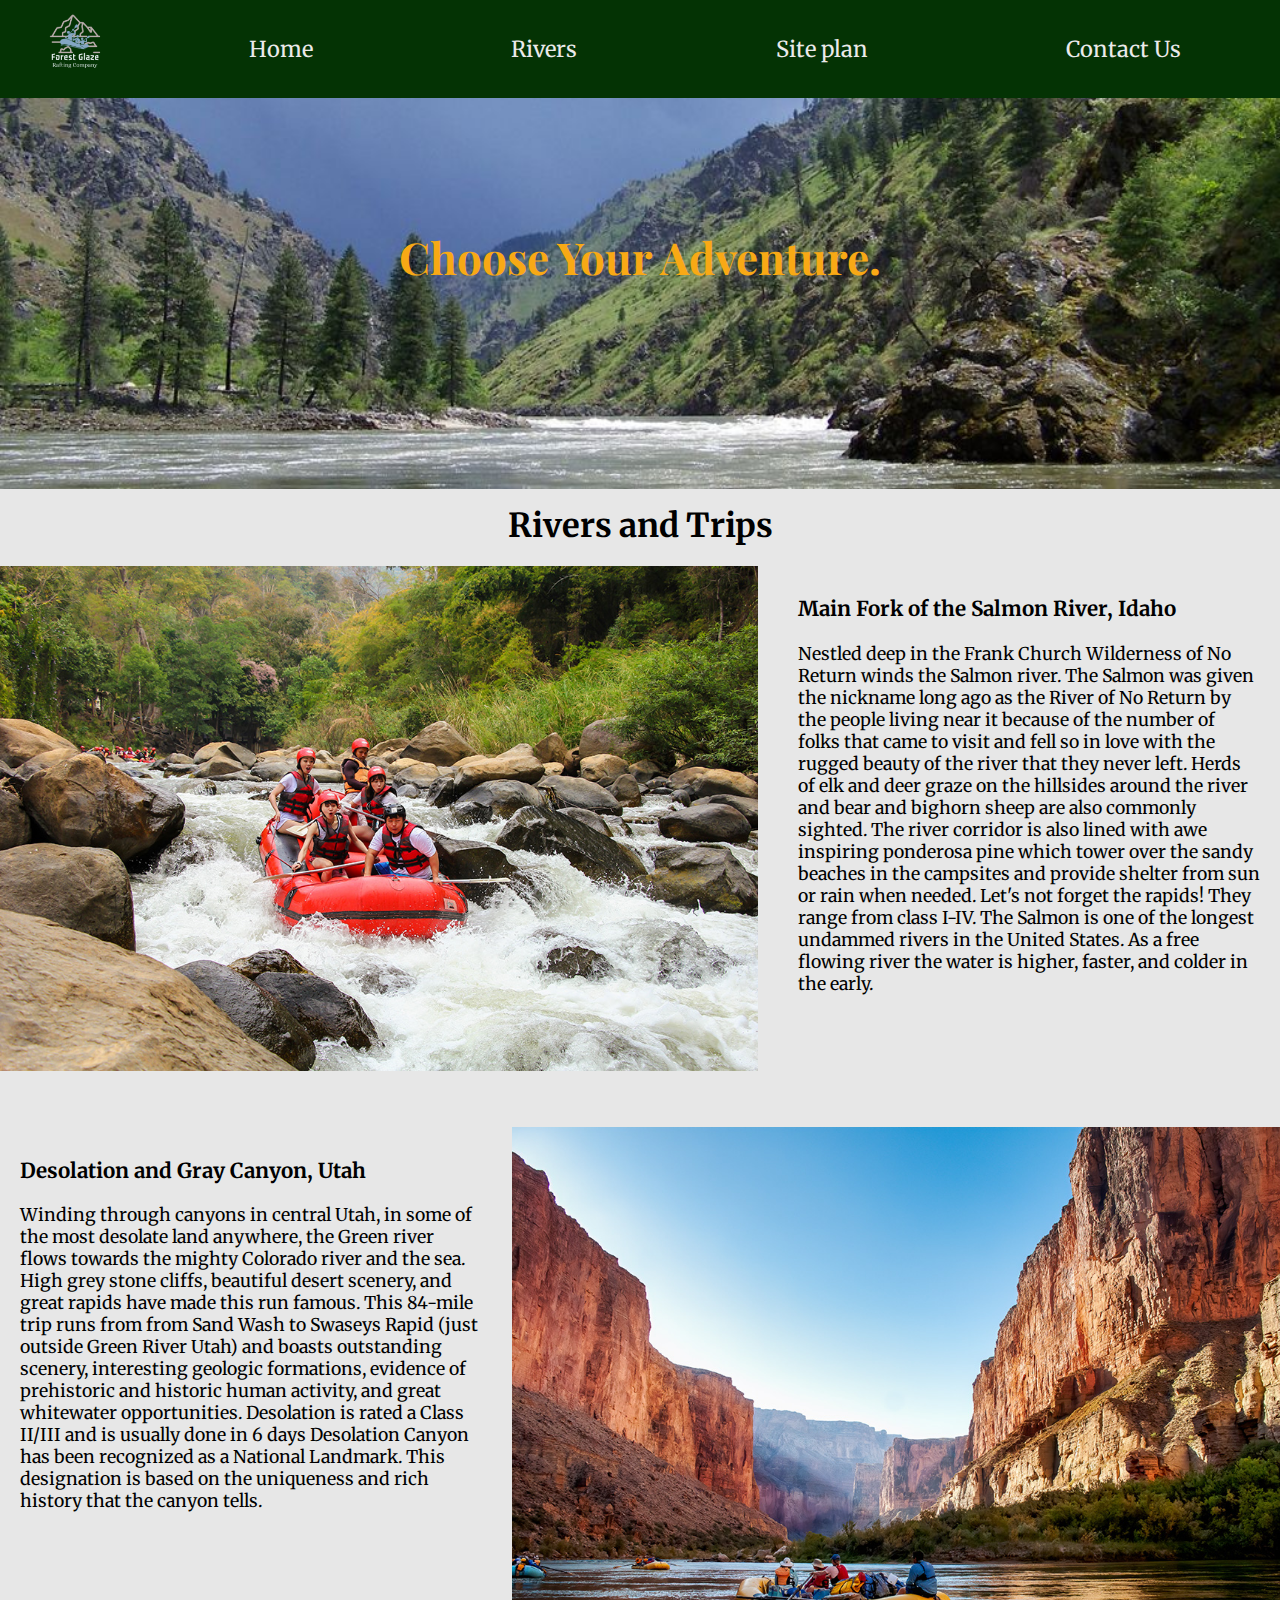
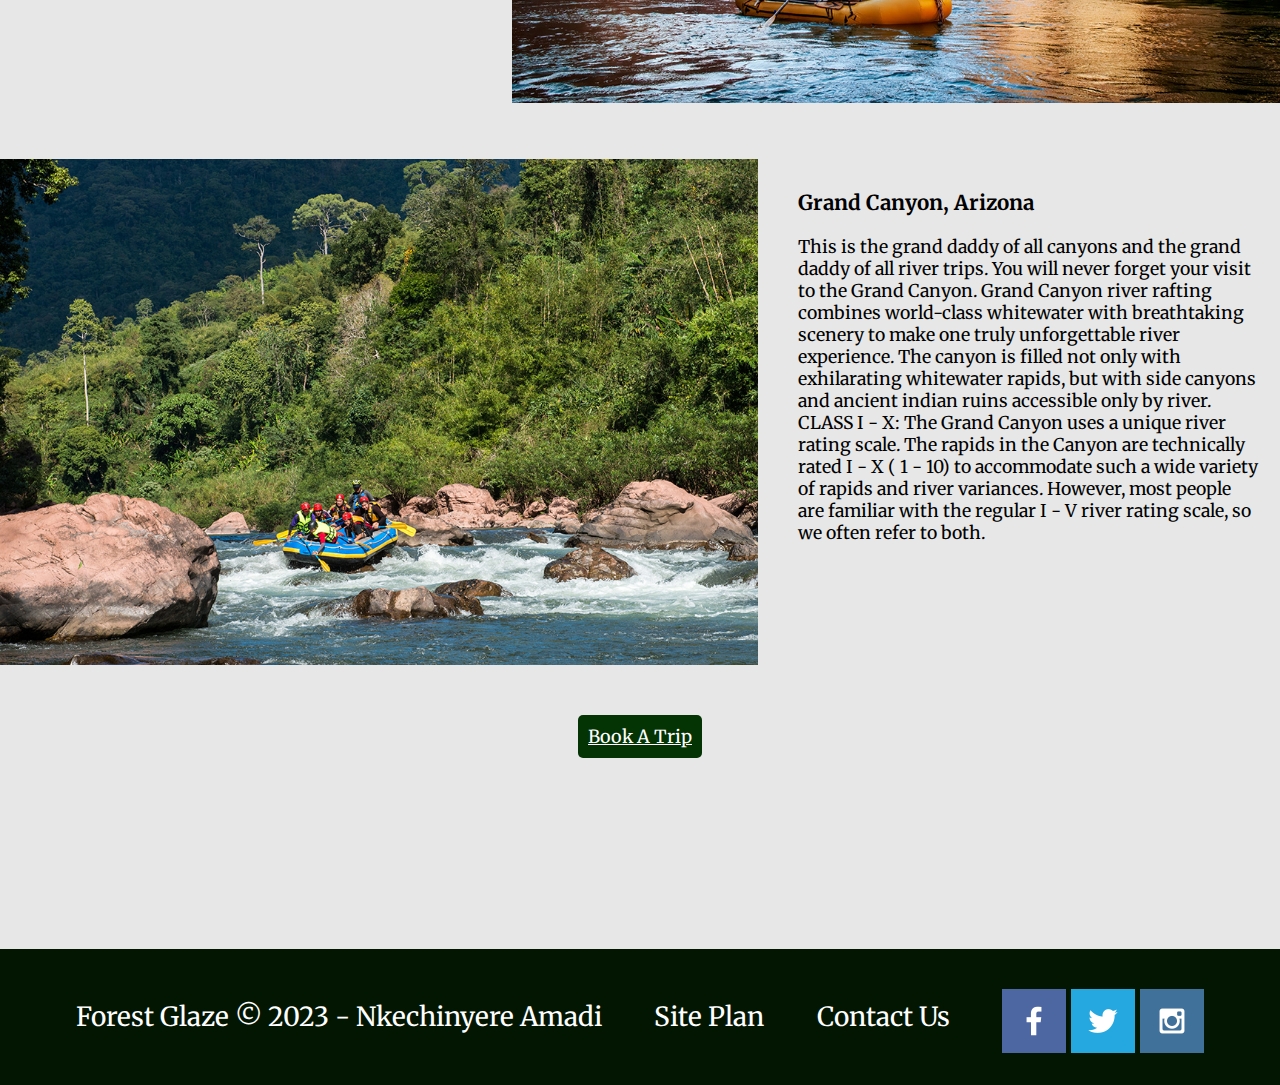
<file: wwr/rivers.html>
<!DOCTYPE html>
<html lang="en">

<head>
    <meta charset="UTF-8">
    <meta http-equiv="X-UA-Compatible" content="IE=edge">
    <meta name="viewport" content="width=device-width, initial-scale=1.0">
    <link rel="stylesheet" href="styles/style.css">
    <title>Splashing Adventures | Forest Glaze Boating | Rivers</title>
</head>

<body>
    <div id="content">
        <header>
            <a id="logo_link" href="index.html">
                <img class="logo" src="images/forestglazelogo3.png" alt="Forest Glaze Logo">
            </a>
            <nav>
                <a href="index.html">Home</a>
                <a href="rivers.html">Rivers</a>
                <a href="site-plan-rafting.html">Site plan</a>
                <a href="contactus.html">Contact Us</a>
            </nav>
        </header>
        <div id="rivers">
            <div id="rivers-box">
                <img id="rivers-img" src="images/salmon_river.jpg" alt="Serene river admist mountains">
            </div>
            <section id="rivers-msg">
                <h1 class="rivers-title"> Choose Your Adventure.</h1>
            </section>
        </div>
        <div class="rivers_trips">
            <h2 class="text_heading">Rivers and Trips</h2>
        </div>
        <div id="rivers-grid">
            <div class="salmon-river-img">
                <img class="images" src="images/middlefork.jpg" alt="People enjoying a rapid">
            </div>
            <div class="salmon-river-text">
                <h3>Main Fork of the Salmon River, Idaho</h3>
                <p>Nestled deep in the Frank Church Wilderness of No Return winds the Salmon river. The Salmon was given
                    the nickname long ago as the River of No Return by the people living near it because of the number
                    of
                    folks that came to visit and fell so in love with the rugged beauty of the river that they never
                    left.

                    Herds of elk and deer graze on the hillsides around the river and bear and bighorn sheep are also
                    commonly sighted. The river corridor is also lined with awe inspiring ponderosa pine which tower
                    over
                    the sandy beaches in the campsites and provide shelter from sun or rain when needed.

                    Let's not forget the rapids! They range from class I-IV. The Salmon is one of the longest undammed
                    rivers in the United States. As a free flowing river the water is higher, faster, and colder in the
                    early.
                </p>
            </div>

            <div class="desolation-river-img">
                <img class="images" src="images/des_river.jpg" alt="People enjoying a rapid">
            </div>
            <div class="desolation-river-text">
                <h3>Desolation and Gray Canyon, Utah</h3>
                Winding through canyons in central Utah, in some of the most desolate land anywhere, the Green river
                flows towards the mighty Colorado river and the sea. High grey stone cliffs, beautiful desert scenery,
                and great rapids have made this run famous. This 84-mile trip runs from from Sand Wash to Swaseys Rapid
                (just outside Green River Utah) and boasts outstanding scenery, interesting geologic formations,
                evidence of prehistoric and historic human activity, and great whitewater opportunities.

                Desolation is rated a Class II/III and is usually done in 6 days

                Desolation Canyon has been recognized as a National Landmark. This designation is based on the
                uniqueness and rich history that the canyon tells.
            </div>

            <div class="grand-river-img">
                <img class="images" src="images/grand_canyon.jpg" alt="People enjoying a rapid">
            </div>
            <div class="grand-river-text">
                <h3>Grand Canyon, Arizona</h3>
                This is the grand daddy of all canyons and the grand daddy of all river trips. You will never forget
                your visit to the Grand Canyon.

                Grand Canyon river rafting combines world-class whitewater with breathtaking scenery to make one
                truly
                unforgettable river experience. The canyon is filled not only with exhilarating whitewater rapids,
                but
                with side canyons and ancient indian ruins accessible only by river.

                CLASS I - X: The Grand Canyon uses a unique river rating scale. The rapids in the Canyon are
                technically
                rated I - X ( 1 - 10) to accommodate such a wide variety of rapids and river variances. However,
                most
                people are familiar with the regular I - V river rating scale, so we often refer to both.
            </div>
        </div>
        <div class="button-box">
            <a class="view" href="contactus.html">Book A Trip</a>
        </div>

        <footer>
            <p>Forest Glaze &copy; 2023 - Nkechinyere Amadi</p>
            <p><a href="site-plan-rafting.html">Site Plan</a></p>
            <p><a href="contactus.html">Contact Us</a></p>
            <div class="social">
                <a href="https://facebook.com" target="_blank">
                    <img src="images/facebook1.png" alt="fb icon">
                </a>
                <a href="https://twitter.com" target="_blank">
                    <img src="images/twitter1.png" alt="twitter icon">
                </a>
                <a href="https://instagram.com" target="_blank">
                    <img src="images/instagram1.png" alt="instagram icon">
                </a>
            </div>
        </footer>
    </div>
</body>

</html>
</file>
<file: wwr/styles/style.css>
@import url('https://fonts.googleapis.com/css2?family=Merriweather&family=Playfair+Display:ital,wght@1,500&display=swap');

#content {
    max-width: 1600px;
    margin: 0 auto;
}

.logo {
    width: 80px;
}

#logo_link {
    padding-top: 5px;
    justify-self: center;
    align-self: center;
}

#hero {
    display: grid;
    grid-template-columns: 1fr 3fr 1fr;

}

#hero-box {
    grid-column: 1/4;
    grid-row: 1/3;
    z-index: -1;
}

#hero-img {
    width: 100%;
}

#hero-msg {
    grid-column: 2/3;
    grid-row: 1/2;
    margin-top: 100px;
}

#hero-msg h1,
#hero-msg h4 {
    text-align: center;
    color: #f8a915;

}

.button-box {
    text-align: center;
}

.home-grid {
    display: grid;
    grid-template-columns: repeat(10, 1fr);
}

main section {
    text-align: center;
}

main section img {
    box-sizing: border-box;
}

#background {
    height: 725px;
    background-color: white;
    grid-column: 1/11;
    grid-row: 4/9;
}

body {
    background-color: rgb(231, 231, 231);
    font-family: Merriweather, Garamond, serif;
    font-size: 22px;
    padding: 0;
    margin: 0;
}

header {
    background-color: #043304;
    font-family: Merriweather, Garamond, serif;
    display: grid;
    grid-template-columns: 150px auto;
}

.home-title {
    color: #043304;
    font-family: "Playfair Display", 'Times New Roman', serif;
    font-size: 2em;
    margin-top: 10px;
}

nav {
    display: flex;
    justify-content: space-around;
}

nav a {
    text-align: center;
    color: #ebeaea;
    text-decoration: none;
    padding: 35px;
}

nav a:hover {
    background-color: #043304;
    color: #F17300;
}

.card-img,
.mountains {
    width: 100%;
}

.card-img {
    border: 10px solid #314499;
    transition: transform .5s;
    box-shadow: 5px 5px 10px #6f7364;
}

.card-img:hover {
    opacity: 6;
    transform: scale(1.1);
}

.rivers-card {
    margin: 200px 0;
    grid-column: 2/4;
    grid-row: 2/3;
}

.camping-card {
    margin: 200px 0;
    grid-column: 5/7;
    grid-row: 2/3;
}

.rapids-card {
    margin: 200px 0;
    grid-column: 8/10;
    grid-row: 2/3;
}

.mountains {
    grid-column: 2/7;
    grid-row: 5/8;
    box-shadow: 5px 5px 10px #6f7364;
}

.book,
.join {
    background-color: #043304;
    color: white;
    text-transform: none;
    font-size: 18px;
    padding: 5px 5px 5px 5px;
    margin-top: 50px;
    border-radius: 5px;

}

.book:hover,
.join:hover {
    background-color: #314499;
    color: white;
}

h4 {
    color: black;
}

h2 {
    margin: 0;
}

.msg {
    background-color: rgb(207, 198, 198);
    line-height: 1.5em;
    padding: 35px;
    grid-column: 6/10;
    grid-row: 6/7;
    box-shadow: 5px 5px 10px #6f7364;
}

.msg h2 {
    color: black;
    font-family: "Playfair Display", 'Times New Roman', serif;
}

.msg p {
    color: black;
    font-size: .8em;
    padding-bottom: 15px
}

.icon {
    width: 80px;
    padding-top: 10px;
}

#rivers {
    display: grid;
    grid-template-columns: 1fr 3fr 1fr;

}

#rivers-box {
    grid-column: 1/4;
    grid-row: 1/3;
    z-index: -1;
}

#rivers-img {
    width: 100%;
}

#rivers-msg {
    grid-column: 2/3;
    grid-row: 1/2;
    margin-top: 100px;
    text-align: center;
}

.rivers-title {
    font-family: "Playfair Display", 'Times New Roman', serif;
    font-size: 2em;
}

#rivers-msg,
h1 {
    color: #f8a915;
}

.rivers_trips {
    margin-top: 10px;
    margin-bottom: 10px;
}

.rivers_trips h2 {
    margin-bottom: 20px;
}

.text_heading {
    text-align: center;
}

#rivers-grid {
    display: grid;
    grid-template-columns: repeat(5, 1fr);
}

.salmon-river-img {
    grid-column: 1/4;
    grid-row: 1/2;
    margin-right: 10px;
}

.salmon-river-text {
    grid-column: 4/6;
    grid-row: 1/2;
    font-size: .8em;
    padding: 10px 10px 10px 10px;
    margin: 0px 10px 50px 20px;
    max-width: 100%;
}

.desolation-river-img {
    grid-column: 3/6;
    grid-row: 2/3;
}

.desolation-river-text {
    grid-column: 1/3;
    grid-row: 2/3;
    font-size: .8em;
    padding: 10px 10px 10px 10px;
    margin: 0px 20px 50px 10px;
    max-width: 100%;
}

.grand-river-img {
    grid-column: 1/4;
    grid-row: 3/4;
    margin-right: 10px;
}

.grand-river-text {
    grid-column: 4/6;
    grid-row: 3/4;
    font-size: .8em;
    padding: 10px 10px 10px 10px;
    margin: 0px 10px 50px 20px;
    max-width: 100%;

}

.images {
    margin-bottom: 50px;
    max-width: 100%;
    height: auto;
}

.view {
    background-color: #043304;
    color: white;
    text-transform: none;
    font-size: 18px;
    padding: 10px 10px 10px 10px;
    margin-top: 50px;
    border-radius: 5px;
}

.view:hover {
    background-color: #314499;
    color: white;
}

#feedback {
    background-color: antiquewhite;
    position: absolute;
    top: 0;
    left: 0;
    right: 0;
    padding: .5em;
    /* make this element invisible until we are ready for it */
    display: none;
}

.moveDown {
    margin-top: 3em;
}

form {
    margin: 0 auto;
    margin-top: 100px;
    width: 400px;
    padding: 1em;
    border: 1px solid #ccc;
    border-radius: 1em;
}

ul {
    list-style: none;
    padding: 0;
    margin: 0;
}

form li+li {
    margin-top: 1em;
}

label {
    display: inline-block;
    width: 90px;
    text-align: right;
}

input,
textarea {
    font: 1em sans-serif;
    width: 300px;
    box-sizing: border-box;
    border: 1px solid #999;
}

input:focus,
textarea:focus {
    border-color: #000;
}

textarea {
    vertical-align: top;
    height: 5em;
}

.button {
    padding-left: 90px;
}

button {
    margin-left: 0.5em;
}

footer {
    background-color: rgb(2, 22, 2);
    color: white;
    padding: 25px 50px;
    margin-top: 200px;
    display: flex;
    justify-content: space-around;
    align-items: center;
}

footer a {
    color: white;
    text-decoration: none;
}

footer a:hover {
    color: #F17300;
}

footer p {
    font-size: 1.2em;
}

footer p a:hover {
    text-decoration: underline;
}

footer .social img {
    padding-top: 15px;
}

@media screen and (max-width: 900px) {

    #hero,
    .home-grid {
        display: block;
        height: auto;
    }

    nav,
    footer {
        flex-direction: column;
    }

    nav a {
        display: block;
        padding: 15px;
    }

    #hero {
        margin-top: 0;
    }

    #hero-msg {
        margin-top: 0;
    }

    #hero-msg h4 {
        display: none;
    }

    .home-title {
        font-size: 25px;
        color: #6f7364;
    }

    .rivers-card,
    .camping-card,
    .rapids-card {
        margin: 50px auto;
        width: 60%;
    }

    #background {
        display: none;
    }

    .mountains,
    .msg {
        width: 80%;
        display: block;
        margin: 0 auto;
    }

    footer {
        margin-top: 25px;
    }
}
</file>
<file: positionstyles.css>
/* CSS - Name: "positionstyles.css" */
/* Activity 1 styles */
.content1 {
  /* This is the parent of the activity 1 boxes. */
  display: grid;
  grid-template-columns: 1fr 1fr;
  justify-items: center;
  grid-gap: 20px
}

.red1 {
  width: 100%;
  height: 100px;
  background-color: red;
  grid-column: 1/3;

}

.green1 {
  width: 200px;
  height: 200px;
  background-color: green;

}

.yellow1 {
  width: 200px;
  height: 200px;
  background-color: gold;
}

.blue1 {
  width: 100%;
  height: 100px;
  background-color: blue;
  grid-column: 1/3;
}

/* Activity 2 styles */
.content2 {
  /* This is the parent of the activity 2 boxes. */
  display: grid;
  grid-template-columns: 50px 50px 50px 50px 50px;

}

.red2 {
  width: 100px;
  height: 100px;
  background-color: red;
  grid-row: 1 / span 2;

}

.green2 {
  width: 100px;
  height: 100px;
  background-color: green;
  grid-row: 2/ span 2;
  grid-column: 2/3;


}

.yellow2 {
  width: 100px;
  height: 100px;
  background-color: gold;
  grid-row: 3/ span 2;
  grid-column: 3/4;

}

.blue2 {
  width: 100px;
  height: 100px;
  background-color: blue;
  grid-row: 4/5;
  grid-column: 4/5;

}

/* Activity 3 styles */
.content3 {
  /* This is the parent of the activity 3 boxes. */
  display: grid;
  grid-template-columns: 1fr 1fr;
  grid-column-gap: 20px;
}

.red3 {
  width: 100%;
  height: 100px;
  background-color: red;
  grid-column: 1/3;
  grid-row: 1/2;

}

.green3 {
  width: 400px;
  height: 200px;
  background-color: green;
  grid-column: 1/2;
}

.yellow3 {
  width: 400px;
  height: 200px;
  background-color: gold;
  grid-column: 2/3;
  justify-self: right;
}

.blue3 {
  width: 100%;
  height: 100px;
  background-color: blue;
  grid-column: 1/3;
  grid-row: 3/4;
}

/* Activity 4 styles */
.content4 {
  /* This is the parent of the activity 4 boxes. */
  height: 400px;
  display: grid;
  grid-template-columns: 1fr 1fr;
}

.red4 {
  width: 100%;
  height: 100%;
  background-color: red;
  grid-column: 1/2;
  grid-row: 1/4;
}

.green4 {
  width: 100%;
  height: 100%;
  background-color: green;
  grid-column: 2/3;
  grid-row: 1/2;
}

.yellow4 {
  width: 100%;
  height: 100%;
  background-color: gold;
  grid-column: 2/3;
  grid-row: 2/3;
}

.blue4 {
  width: 100%;
  height: 100%;
  background-color: blue;
  grid-column: 2/3;
  grid-row: 3/4;
}

/* Activity 5 styles */
.content5 {
  /* This is the parent of the activity 5 boxes. */
  height: 400px;
}

.red5 {
  width: 100%;
  height: 100px;
  background-color: red;
}

.green5 {
  width: 100px;
  height: 100px;
  background-color: green;
  float: left;
  margin-right: 10px;

}

.yellow5 {
  width: 100%;
  background-color: gold;

}

.blue5 {
  width: 100%;
  height: 100px;
  background-color: blue;
}

/* Activity 6 styles */
.content6 {
  /* This is the parent of the activity 6 boxes. */
  display: grid;
  grid-template-columns: repeat(6, 1fr);
}

.red6 {
  width: 600px;
  height: 200px;
  background-color: red;
  grid-column: 1/ span 4;
  grid-row: 1/ span 2;

}

.green6 {
  width: 300px;
  height: 300px;
  background-color: green;
  grid-column: 1/ span 2;
  grid-row: 5/ span 2;
  z-index: 2;
}

.yellow6 {
  width: 300px;
  height: 500px;
  background-color: gold;
  grid-column: 5/ span 2;
  grid-row: 3/ span 4;
  z-index: 2;
}

.blue6 {
  width: 600px;
  height: 400px;
  background-color: blue;
  grid-column: 2/ span 4;
  grid-row: 2/ span 4;
}


/* Do not make any changes below here */
.activity {
  width: 70%;
  margin: 20px auto;
  font-family: Arial, sans-serif;
  border: 1px solid black;
  padding: 10px;
  clear: both;
  overflow: auto;
}

.hint {
  border: 1px solid grey;
  background: #e0e0e0;
  padding: .5em;
  position: relative;
  margin: 1em 0;
}

.hint h3 {
  margin: 0;
}

.hint:hover {
  background: #d0d0d0;
}

.hint>div {
  display: none;
}

.hint input[type=checkbox] {
  position: absolute;
  width: 100%;
  height: 100%;
  opacity: 0;
  z-index: 1;
  cursor: pointer;
}

.hint input[type=checkbox]:checked~div {
  display: block;
}

.hint i {
  position: absolute;
  transform: translate(-6px, 0);
  margin-top: 16px;
  right: 10px;
  top: -3px;
}

.hint i:before,
.hint i:after {
  content: "";
  position: absolute;
  background-color: black;
  width: 3px;
  height: 9px;
}

.hint i:before {
  transform: translate(2px, 0) rotate(45deg);
}

.hint i:after {
  transform: translate(-2px, 0) rotate(-45deg);
}

.hint input[type=checkbox]:checked~i:before {
  transform: translate(-2px, 0) rotate(45deg);
}

.hint input[type=checkbox]:checked~i:after {
  transform: translate(2px, 0) rotate(-45deg);
}

.hint a {
  position: relative;
  z-index: 1;
}
</file>
<file: jennyportfolio/styles/site-plan-portfolio.css>
/* if you are using any Google fonts change the font names below to your fonts. 
Any spaces in your font name should be replaced with a +. 
Fonts are separated by a | */
@import url('https://fonts.googleapis.com/css2?family=Lora&family=Merriweather&display=swap');

:root {
    /* change the values below to your colors from your palette */
    --primary-color: #000000;
    --secondary-color: #ffffff;
    --accent1-color: #182C3A;
    --accent2-color: #34E89E;

    /* change the values below to your chosen font(s) */
    --heading-font: Lora, Georgia, serif;
    --paragraph-font: Merriweather, "Times New Roman", serif;

    /* these colors below should be chosen from among your palette colors above */
    --headline-color-on-white: #000000;
    /* headlines on a white background */
    --headline-color-on-color: white;
    /* headlines on a colored background */
    --paragraph-color-on-white: #182C3A;
    /* paragraph text on a white background */
    --paragraph-color-on-color: white;
    /* paragraph text on a colored background */
    --paragraph-background-color: black;
    --nav-link-color: #34e89e;
    --nav-background-color: rgb(7, 58, 73);
    --nav-hover-link-color: white;
    --nav-hover-background-color: black;
}


/*  Look around below...but DON'T CHANGE ANYTHING! */

body {
    max-width: 1200px;
    margin: 0 auto;
    padding: 4em;
    font-size: 18px;
    text-align: center;
}

img {
    display: block;
    margin: 0 auto;
}

h1,
h2,
h3,
h4,
h5,
h6 {
    font-family: var(--heading-font);
    color: var(--headline-color-on-white);
}

h2 {
    text-align: center;
}

hr {
    height: 3px;
    margin: 35px 0;
    background: var(--accent1-color);
}

header {
    padding: 1em;
    text-align: center;
    color: var(--headline-color-on-color);
    background-color: var(--paragraph-background-color);
}

header>h1,
header>h2 {
    color: var(--headline-color-on-color);
}

p {
    font-family: var(--paragraph-font);
    color: var(--paragraph-color-on-white);
    padding: 1em;
}

.colors {
    width: 100%;
    min-width: 350px;
    margin: 30px auto;
    text-align: center;
}

.colors th {
    background-color: #999;
}

.colors td {
    width: 25%;
    height: 3em;
}

.primary {
    background-color: var(--primary-color);
}

.secondary {
    background-color: var(--secondary-color);
}

.accent1 {
    background-color: var(--accent1-color);
}

.accent2 {
    background-color: var(--accent2-color);
}

p.colored {
    background-color: var(--paragraph-background-color);
    color: var(--paragraph-color-on-color);
}

nav {
    background-color: var(--nav-background-color);
    line-height: 3em;
    text-align: center;
    font-size: 1.2em;
}

nav {
    list-style-type: none;
    display: flex;

}

nav a {
    padding: 1em;
    min-width: 120px;
    text-decoration: none;
    padding: 10px;

}

nav a:link,
nav a:visited {
    color: var(--nav-link-color);
}

nav a:hover {
    color: var(--nav-hover-link-color);
    background-color: var(--nav-hover-background-color);
}

.sitemap {
    display: grid;
    justify-content: center;

    grid-template-columns: repeat(6, 15%);
    grid-template-rows: 3em 1.5em 1.5em 3em;
    grid-template-areas: ". . home home . ."
        ". . . top . ."
        ". left left right right ."
        "page2 page2 . . page3 page3";
}

.sitemap>div {

    text-align: center;

}

.sm-home {
    grid-area: home;
    background-color: #ccc;
    line-height: 3em;
}

.sm-page2 {
    grid-area: page2;
    background-color: #ccc;
    line-height: 3em;
}

.sm-page3 {
    grid-area: page3;
    background-color: #ccc;
    line-height: 3em;
}

.top {
    grid-area: top;
    border-left: 1px solid;
}

.left {
    grid-area: left;
    border-top: 1px solid;
    border-left: 1px solid;
}

.right {
    grid-area: right;
    border-top: 1px solid;
    border-right: 1px solid;
}
</file>
